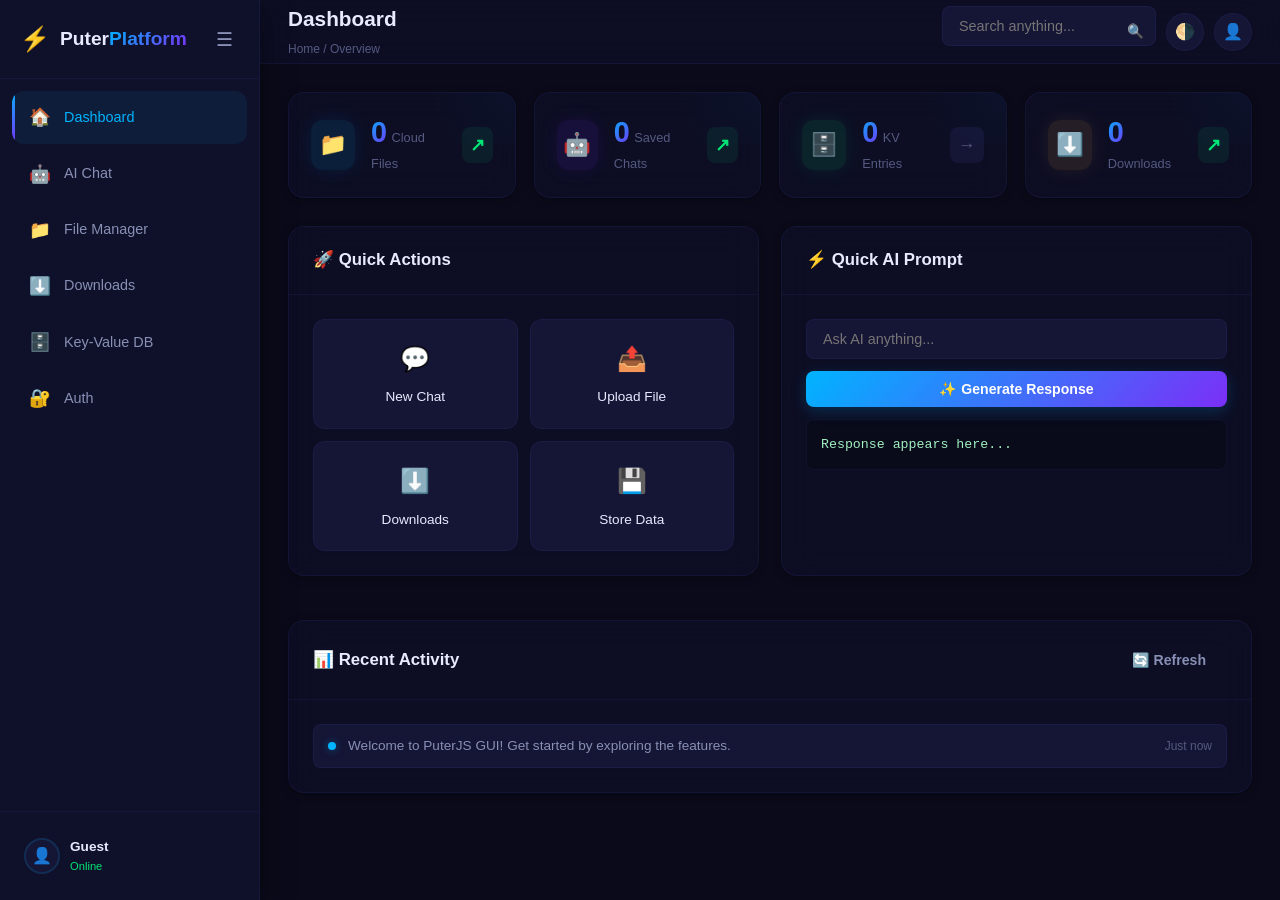
<file: index.html>
<!DOCTYPE html>
<html lang="en" data-theme="dark">
<head>
    <meta charset="UTF-8">
    <meta name="viewport" content="width=device-width, initial-scale=1.0">
    <title>PuterJS GUI — Dashboard</title>
    <script src="https://js.puter.com/v2/"></script>
    <link rel="stylesheet" href="css/main.css">
    <link rel="stylesheet" href="css/components.css">
</head>
<body>
    <!-- SIDEBAR -->
    <aside class="sidebar" id="sidebar">
        <div class="sidebar-header">
            <div class="logo">
                <span class="logo-icon">⚡</span>
                <span class="logo-text">Puter<span class="accent">Platform</span></span>
            </div>
            <button class="sidebar-toggle" onclick="toggleSidebar()">☰</button>
        </div>
        <nav class="sidebar-nav">
            <a href="index.html" class="nav-item active">
                <span class="nav-icon">🏠</span>
                <span class="nav-label">Dashboard</span>
            </a>
            <a href="chat.html" class="nav-item">
                <span class="nav-icon">🤖</span>
                <span class="nav-label">AI Chat</span>
            </a>
            <a href="files.html" class="nav-item">
                <span class="nav-icon">📁</span>
                <span class="nav-label">File Manager</span>
            </a>
            <a href="downloads.html" class="nav-item">
                <span class="nav-icon">⬇️</span>
                <span class="nav-label">Downloads</span>
            </a>
            <a href="kv.html" class="nav-item">
                <span class="nav-icon">🗄️</span>
                <span class="nav-label">Key-Value DB</span>
            </a>
            <a href="auth.html" class="nav-item">
                <span class="nav-icon">🔐</span>
                <span class="nav-label">Auth</span>
            </a>
        </nav>
        <div class="sidebar-footer">
            <div class="user-badge" id="user-badge">
                <div class="user-avatar">👤</div>
                <div class="user-info">
                    <span class="user-name" id="sidebar-username">Guest</span>
                    <span class="user-status">Online</span>
                </div>
            </div>
        </div>
    </aside>

    <!-- MAIN CONTENT -->
    <main class="main-content">
        <!-- TOP BAR -->
        <header class="topbar">
            <div class="topbar-left">
                <button class="mobile-menu" onclick="toggleSidebar()">☰</button>
                <div class="page-title">
                    <h1>Dashboard</h1>
                    <span class="breadcrumb">Home / Overview</span>
                </div>
            </div>
            <div class="topbar-right">
                <div class="search-bar">
                    <input type="text" placeholder="Search anything..." id="global-search">
                    <span class="search-icon">🔍</span>
                </div>
                <button class="topbar-btn" onclick="toggleTheme()" title="Toggle Theme">🌗</button>
                <button class="topbar-btn" onclick="location.href='auth.html'" title="Profile">👤</button>
            </div>
        </header>

        <!-- DASHBOARD CONTENT -->
        <div class="content-area">
            <!-- HERO STATS -->
            <div class="stats-row">
                <div class="stat-card glass">
                    <div class="stat-icon glow-blue">📁</div>
                    <div class="stat-info">
                        <span class="stat-value" id="stat-files">—</span>
                        <span class="stat-label">Cloud Files</span>
                    </div>
                    <div class="stat-trend up">↗</div>
                </div>
                <div class="stat-card glass">
                    <div class="stat-icon glow-purple">🤖</div>
                    <div class="stat-info">
                        <span class="stat-value" id="stat-chats">—</span>
                        <span class="stat-label">Saved Chats</span>
                    </div>
                    <div class="stat-trend up">↗</div>
                </div>
                <div class="stat-card glass">
                    <div class="stat-icon glow-green">🗄️</div>
                    <div class="stat-info">
                        <span class="stat-value" id="stat-kv">—</span>
                        <span class="stat-label">KV Entries</span>
                    </div>
                    <div class="stat-trend neutral">→</div>
                </div>
                <div class="stat-card glass">
                    <div class="stat-icon glow-orange">⬇️</div>
                    <div class="stat-info">
                        <span class="stat-value" id="stat-downloads">—</span>
                        <span class="stat-label">Downloads</span>
                    </div>
                    <div class="stat-trend up">↗</div>
                </div>
            </div>

            <!-- QUICK ACTIONS -->
            <div class="grid-2">
                <div class="card glass">
                    <div class="card-header">
                        <h2>🚀 Quick Actions</h2>
                    </div>
                    <div class="card-body">
                        <div class="quick-grid">
                            <a href="chat.html" class="quick-action-btn">
                                <span class="qa-icon">💬</span>
                                <span>New Chat</span>
                            </a>
                            <a href="files.html" class="quick-action-btn">
                                <span class="qa-icon">📤</span>
                                <span>Upload File</span>
                            </a>
                            <a href="downloads.html" class="quick-action-btn">
                                <span class="qa-icon">⬇️</span>
                                <span>Downloads</span>
                            </a>
                            <a href="kv.html" class="quick-action-btn">
                                <span class="qa-icon">💾</span>
                                <span>Store Data</span>
                            </a>
                        </div>
                    </div>
                </div>

                <div class="card glass">
                    <div class="card-header">
                        <h2>⚡ Quick AI Prompt</h2>
                    </div>
                    <div class="card-body">
                        <input type="text" class="input" id="quick-prompt" placeholder="Ask AI anything...">
                        <button class="btn btn-primary btn-full" onclick="quickAI()">
                            <span class="btn-glow"></span>
                            ✨ Generate Response
                        </button>
                        <div class="output-box" id="quick-output">Response appears here...</div>
                    </div>
                </div>
            </div>

            <!-- RECENT ACTIVITY -->
            <div class="card glass">
                <div class="card-header">
                    <h2>📊 Recent Activity</h2>
                    <button class="btn btn-ghost" onclick="loadDashboard()">🔄 Refresh</button>
                </div>
                <div class="card-body">
                    <div class="activity-list" id="activity-list">
                        <div class="activity-item">
                            <div class="activity-dot"></div>
                            <span class="activity-text">Welcome to PuterJS GUI! Get started by exploring the features.</span>
                            <span class="activity-time">Just now</span>
                        </div>
                    </div>
                </div>
            </div>
        </div>
    </main>

    <!-- TOAST CONTAINER -->
    <div id="toast-container"></div>

    <!-- MODAL BACKDROP -->
    <div class="modal-backdrop" id="modal-backdrop" onclick="closeModal()"></div>
    <div class="modal" id="modal"></div>

    <script src="js/utils.js"></script>
    <script src="js/app.js"></script>
</body>
</html>
</file>
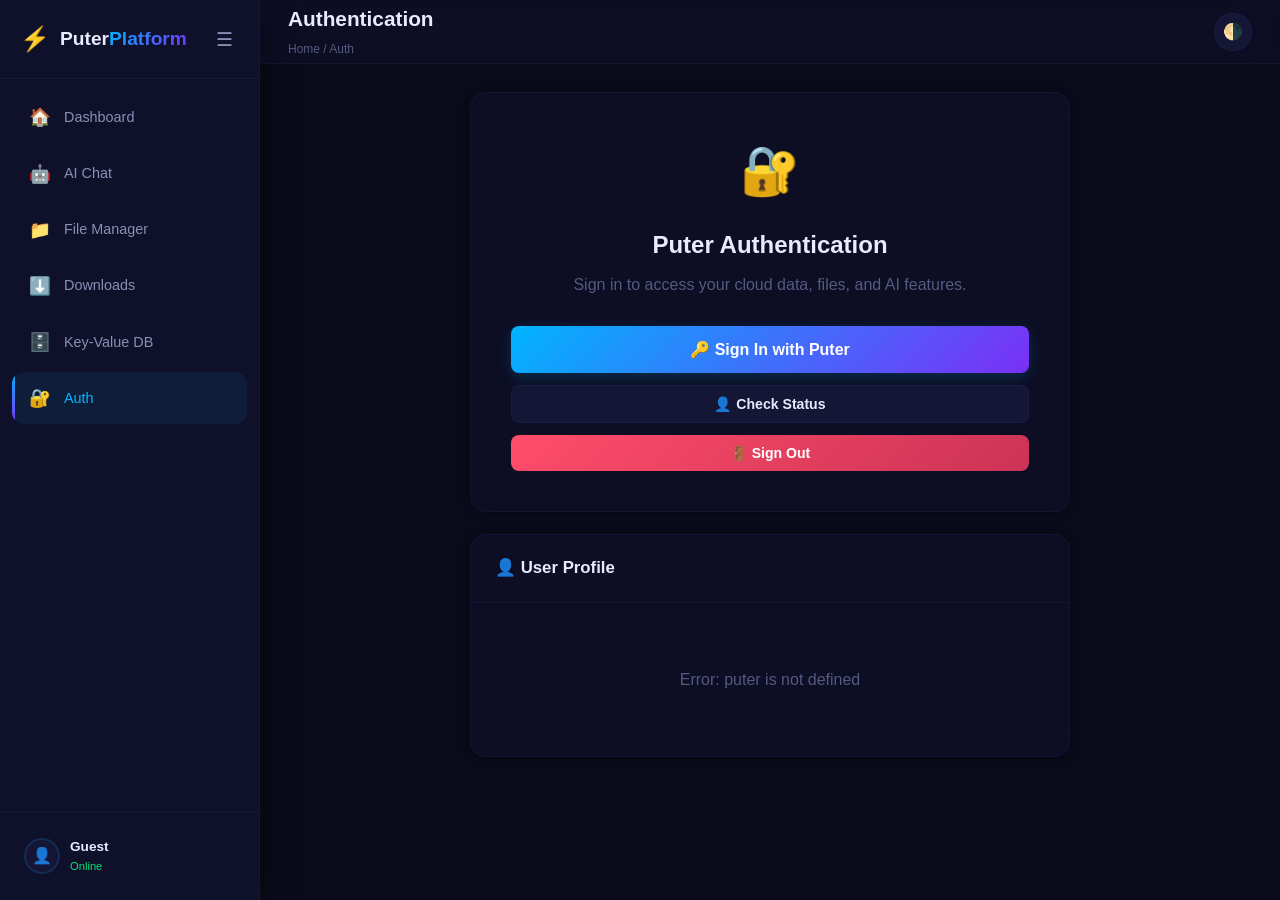
<file: auth.html>
<!DOCTYPE html>
<html lang="en" data-theme="dark">
<head>
    <meta charset="UTF-8">
    <meta name="viewport" content="width=device-width, initial-scale=1.0">
    <title>PuterJS GUI — Auth</title>
    <script src="https://js.puter.com/v2/"></script>
    <link rel="stylesheet" href="css/main.css">
    <link rel="stylesheet" href="css/components.css">
</head>
<body>
    <aside class="sidebar" id="sidebar">
        <div class="sidebar-header">
            <div class="logo"><span class="logo-icon">⚡</span><span class="logo-text">Puter<span class="accent">Platform</span></span></div>
            <button class="sidebar-toggle" onclick="toggleSidebar()">☰</button>
        </div>
        <nav class="sidebar-nav">
            <a href="index.html" class="nav-item"><span class="nav-icon">🏠</span><span class="nav-label">Dashboard</span></a>
            <a href="chat.html" class="nav-item"><span class="nav-icon">🤖</span><span class="nav-label">AI Chat</span></a>
            <a href="files.html" class="nav-item"><span class="nav-icon">📁</span><span class="nav-label">File Manager</span></a>
            <a href="downloads.html" class="nav-item"><span class="nav-icon">⬇️</span><span class="nav-label">Downloads</span></a>
            <a href="kv.html" class="nav-item"><span class="nav-icon">🗄️</span><span class="nav-label">Key-Value DB</span></a>
            <a href="auth.html" class="nav-item active"><span class="nav-icon">🔐</span><span class="nav-label">Auth</span></a>
        </nav>
        <div class="sidebar-footer">
            <div class="user-badge"><div class="user-avatar">👤</div><div class="user-info"><span class="user-name" id="sidebar-username">Guest</span><span class="user-status">Online</span></div></div>
        </div>
    </aside>

    <main class="main-content">
        <header class="topbar">
            <div class="topbar-left">
                <button class="mobile-menu" onclick="toggleSidebar()">☰</button>
                <div class="page-title"><h1>Authentication</h1><span class="breadcrumb">Home / Auth</span></div>
            </div>
            <div class="topbar-right"><button class="topbar-btn" onclick="toggleTheme()">🌗</button></div>
        </header>

        <div class="content-area">
            <div class="auth-container">
                <div class="card glass auth-card">
                    <div class="auth-icon">🔐</div>
                    <h2>Puter Authentication</h2>
                    <p class="text-muted">Sign in to access your cloud data, files, and AI features.</p>
                    
                    <div class="auth-buttons">
                        <button class="btn btn-primary btn-full btn-lg" onclick="signIn()">
                            <span class="btn-glow"></span>
                            🔑 Sign In with Puter
                        </button>
                        <button class="btn btn-secondary btn-full" onclick="checkAuth()">
                            👤 Check Status
                        </button>
                        <button class="btn btn-danger btn-full" onclick="signOut()">
                            🚪 Sign Out
                        </button>
                    </div>
                </div>

                <div class="card glass">
                    <div class="card-header"><h2>👤 User Profile</h2></div>
                    <div class="card-body">
                        <div class="profile-grid" id="profile-grid">
                            <div class="profile-placeholder">
                                <div class="profile-avatar-lg">👤</div>
                                <p class="text-muted">Sign in to see your profile</p>
                            </div>
                        </div>
                    </div>
                </div>
            </div>
        </div>
    </main>

    <div id="toast-container"></div>

    <script src="js/utils.js"></script>
    <script src="js/auth.js"></script>
</body>
</html>
</file>
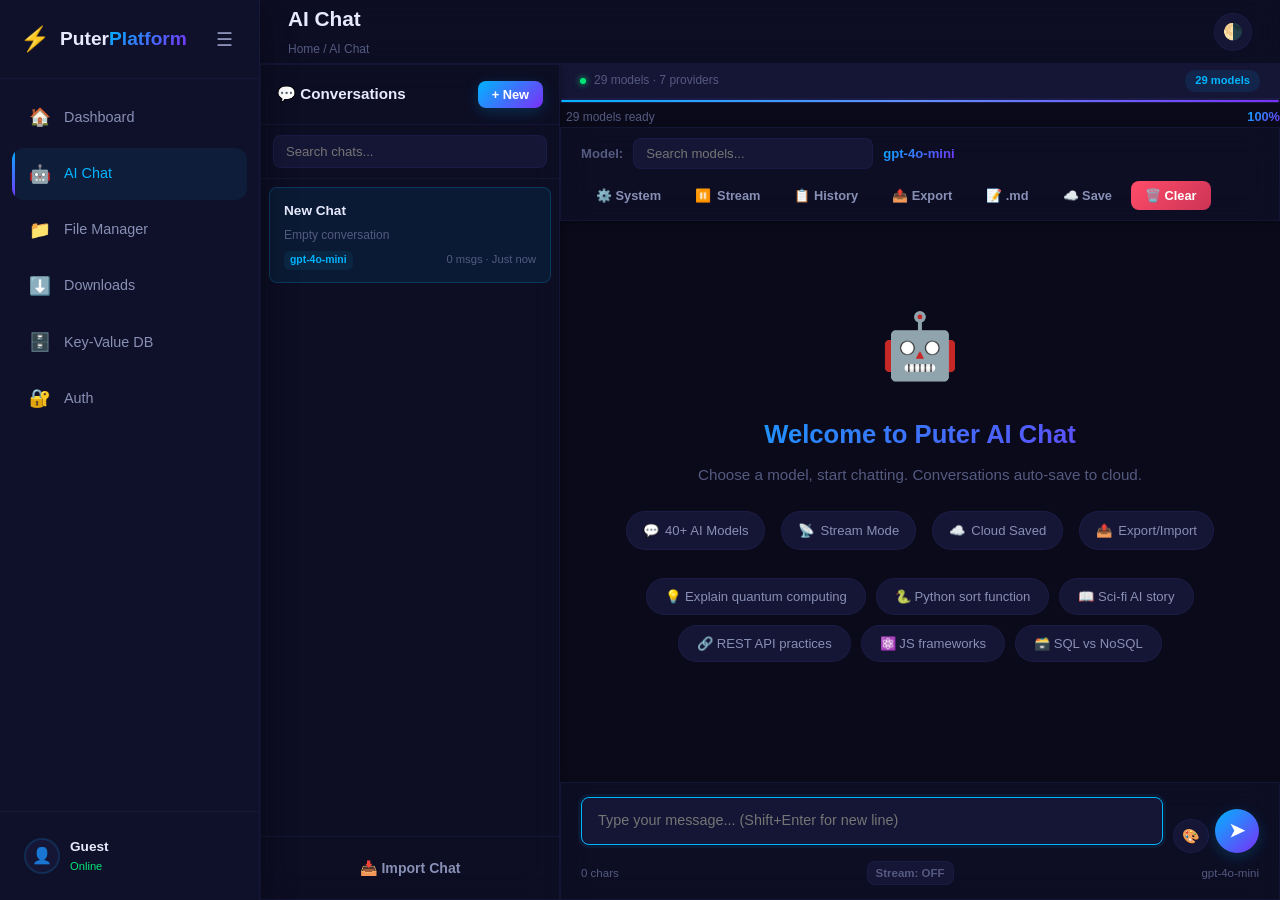
<file: chat.html>
<!DOCTYPE html>
<html lang="en" data-theme="dark">
<head>
    <meta charset="UTF-8">
    <meta name="viewport" content="width=device-width, initial-scale=1.0">
    <title>Puter Platform — AI Chat</title>
    <script src="https://js.puter.com/v2/"></script>
    <link rel="stylesheet" href="css/main.css">
    <link rel="stylesheet" href="css/components.css">
    <link rel="stylesheet" href="css/chat.css">
    <link rel="stylesheet" href="assets/loader.css">
</head>
<body>
    <!-- SIDEBAR -->
    <aside class="sidebar" id="sidebar">
        <div class="sidebar-header">
            <div class="logo">
                <span class="logo-icon">⚡</span>
                <span class="logo-text">Puter<span class="accent">Platform</span></span>
            </div>
            <button class="sidebar-toggle" onclick="toggleSidebar()">☰</button>
        </div>
        <nav class="sidebar-nav">
            <a href="index.html" class="nav-item">
                <span class="nav-icon">🏠</span><span class="nav-label">Dashboard</span>
            </a>
            <a href="chat.html" class="nav-item active">
                <span class="nav-icon">🤖</span><span class="nav-label">AI Chat</span>
            </a>
            <a href="files.html" class="nav-item">
                <span class="nav-icon">📁</span><span class="nav-label">File Manager</span>
            </a>
            <a href="downloads.html" class="nav-item">
                <span class="nav-icon">⬇️</span><span class="nav-label">Downloads</span>
            </a>
            <a href="kv.html" class="nav-item">
                <span class="nav-icon">🗄️</span><span class="nav-label">Key-Value DB</span>
            </a>
            <a href="auth.html" class="nav-item">
                <span class="nav-icon">🔐</span><span class="nav-label">Auth</span>
            </a>
        </nav>
        <div class="sidebar-footer">
            <div class="user-badge" id="user-badge">
                <div class="user-avatar">👤</div>
                <div class="user-info">
                    <span class="user-name" id="sidebar-username">Guest</span>
                    <span class="user-status">Online</span>
                </div>
            </div>
        </div>
    </aside>

    <main class="main-content">
        <header class="topbar">
            <div class="topbar-left">
                <button class="mobile-menu" onclick="toggleSidebar()">☰</button>
                <div class="page-title">
                    <h1>AI Chat</h1>
                    <span class="breadcrumb">Home / AI Chat</span>
                </div>
            </div>
            <div class="topbar-right">
                <button class="topbar-btn" onclick="toggleTheme()">🌗</button>
            </div>
        </header>

        <div class="content-area chat-layout">
            <!-- CHAT SIDEBAR -->
            <div class="chat-sidebar glass" id="chat-sidebar">
                <div class="chat-sidebar-header">
                    <h3>💬 Conversations</h3>
                    <button class="btn btn-sm btn-primary" onclick="newConversation()">+ New</button>
                </div>
                <div class="chat-search">
                    <input type="text" placeholder="Search chats..." id="chat-search-input" oninput="filterChats()">
                </div>
                <div class="chat-list" id="chat-list">
                    <div class="chat-list-empty">No saved conversations yet.</div>
                </div>
                <div class="chat-sidebar-actions">
                    <button class="btn btn-ghost btn-full" onclick="importChat()">📥 Import Chat</button>
                    <input type="file" id="import-file" accept=".json" style="display:none" onchange="handleImport(event)">
                </div>
            </div>

            <!-- MAIN CHAT AREA -->
            <div class="chat-main">
                <!-- MODEL STATUS -->
                <div class="model-status-bar" id="model-status-bar">
                    <div class="model-status-dot loading" id="model-status-dot"></div>
                    <span id="model-status-text">Loading models...</span>
                    <span class="model-count-badge" id="model-count-badge">0 models</span>
                </div>

                <!-- MODEL LOADING PROGRESS (inline) -->
                <div id="model-load-progress"></div>

                <!-- MODEL SELECTOR -->
                <div class="model-bar glass">
                    <div class="model-selector">
                        <label>Model:</label>
                        <div class="model-dropdown-wrap">
                            <input type="text" class="model-search-input" id="model-search"
                                   placeholder="Search models..."
                                   onfocus="showModelDropdown()"
                                   oninput="filterModels()"
                                   autocomplete="off">
                            <div class="model-dropdown" id="model-dropdown">
                                <div style="padding:20px;text-align:center;color:var(--text-muted);">
                                    <div class="spinner" style="width:18px;height:18px;border-width:2px;margin:0 auto 8px;"></div>
                                    Loading models...
                                </div>
                            </div>
                        </div>
                        <span class="selected-model-badge" id="selected-model-badge">⏳ Loading...</span>
                    </div>
                    <div class="model-settings">
                        <button class="btn btn-ghost btn-sm" onclick="toggleSystemPrompt()" title="System Prompt">⚙️ System</button>
                        <button class="btn btn-ghost btn-sm" onclick="toggleStreamMode()" title="Toggle Streaming">
                            <span id="stream-indicator">⏸️</span> Stream
                        </button>
                        <button class="btn btn-ghost btn-sm" onclick="toggleChatSidebar()" title="Toggle History">📋 History</button>
                        <button class="btn btn-ghost btn-sm" onclick="exportCurrentChat()" title="Export JSON">📤 Export</button>
                        <button class="btn btn-ghost btn-sm" onclick="downloadChatMD()" title="Export Markdown">📝 .md</button>
                        <button class="btn btn-ghost btn-sm" onclick="saveToCloud()" title="Save to Cloud">☁️ Save</button>
                        <button class="btn btn-danger btn-sm" onclick="clearChat()" title="Clear">🗑️ Clear</button>
                    </div>
                </div>

                <!-- SYSTEM PROMPT -->
                <div class="system-prompt-bar glass" id="system-prompt-bar" style="display:none;">
                    <textarea id="system-prompt" placeholder="You are a helpful, creative, and knowledgeable AI assistant."></textarea>
                    <div class="system-prompt-actions">
                        <button class="btn btn-primary btn-sm" onclick="toggleSystemPrompt()">✓ Apply</button>
                        <button class="btn btn-ghost btn-sm" onclick="clearSystemPrompt()">✕ Clear</button>
                    </div>
                </div>

                <!-- CHAT MESSAGES -->
                <div class="chat-messages" id="chat-messages">
                    <div class="welcome-screen" id="welcome-screen">
                        <div class="welcome-icon">🤖</div>
                        <h2>Welcome to Puter AI Chat</h2>
                        <p>Choose a model, start chatting. Conversations auto-save to cloud.</p>
                        <div class="welcome-features">
                            <div class="welcome-feature"><span>💬</span> 40+ AI Models</div>
                            <div class="welcome-feature"><span>📡</span> Stream Mode</div>
                            <div class="welcome-feature"><span>☁️</span> Cloud Saved</div>
                            <div class="welcome-feature"><span>📤</span> Export/Import</div>
                        </div>
                        <div class="welcome-suggestions">
                            <button class="suggestion-chip" onclick="useSuggestion('Explain quantum computing in simple terms')">💡 Explain quantum computing</button>
                            <button class="suggestion-chip" onclick="useSuggestion('Write a Python function to sort a list efficiently')">🐍 Python sort function</button>
                            <button class="suggestion-chip" onclick="useSuggestion('Create a short sci-fi story about AI becoming sentient')">📖 Sci-fi AI story</button>
                            <button class="suggestion-chip" onclick="useSuggestion('What are the best practices for REST API design?')">🔗 REST API practices</button>
                            <button class="suggestion-chip" onclick="useSuggestion('Compare React, Vue, and Angular for web development')">⚛️ JS frameworks</button>
                            <button class="suggestion-chip" onclick="useSuggestion('Explain the difference between SQL and NoSQL databases')">🗃️ SQL vs NoSQL</button>
                        </div>
                    </div>
                </div>

                <!-- CHAT INPUT -->
                <div class="chat-input-area glass">
                    <div class="input-row">
                        <div class="input-wrapper">
                            <textarea id="chat-input"
                                      placeholder="Type your message... (Shift+Enter for new line)"
                                      rows="1"
                                      onkeydown="handleChatKey(event)"
                                      oninput="autoResize(this)"></textarea>
                        </div>
                        <div class="input-actions">
                            <button class="btn btn-icon" onclick="generateImage()" title="Generate Image">🎨</button>
                            <button class="btn btn-primary btn-send" onclick="sendMessage()" id="send-btn" title="Send">
                                <span class="send-icon">➤</span>
                            </button>
                            <button class="btn btn-danger btn-send" onclick="stopGeneration()" id="stop-btn" style="display:none;" title="Stop">
                                <span class="send-icon">■</span>
                            </button>
                        </div>
                    </div>
                    <div class="input-footer">
                        <span class="char-count" id="char-count">0 chars</span>
                        <span class="stream-badge" id="stream-badge">Stream: OFF</span>
                        <span class="model-indicator" id="model-indicator">gpt-4o-mini</span>
                    </div>
                </div>
            </div>
        </div>
    </main>

    <div id="toast-container"></div>
    <div class="modal-backdrop" id="modal-backdrop" onclick="closeModal()"></div>
    <div class="modal" id="modal"></div>

    <script src="js/utils.js"></script>
    <script src="assets/loader.js"></script>
    <script src="js/models.js"></script>
    <script src="js/chat.js"></script>
</body>
</html>
</file>
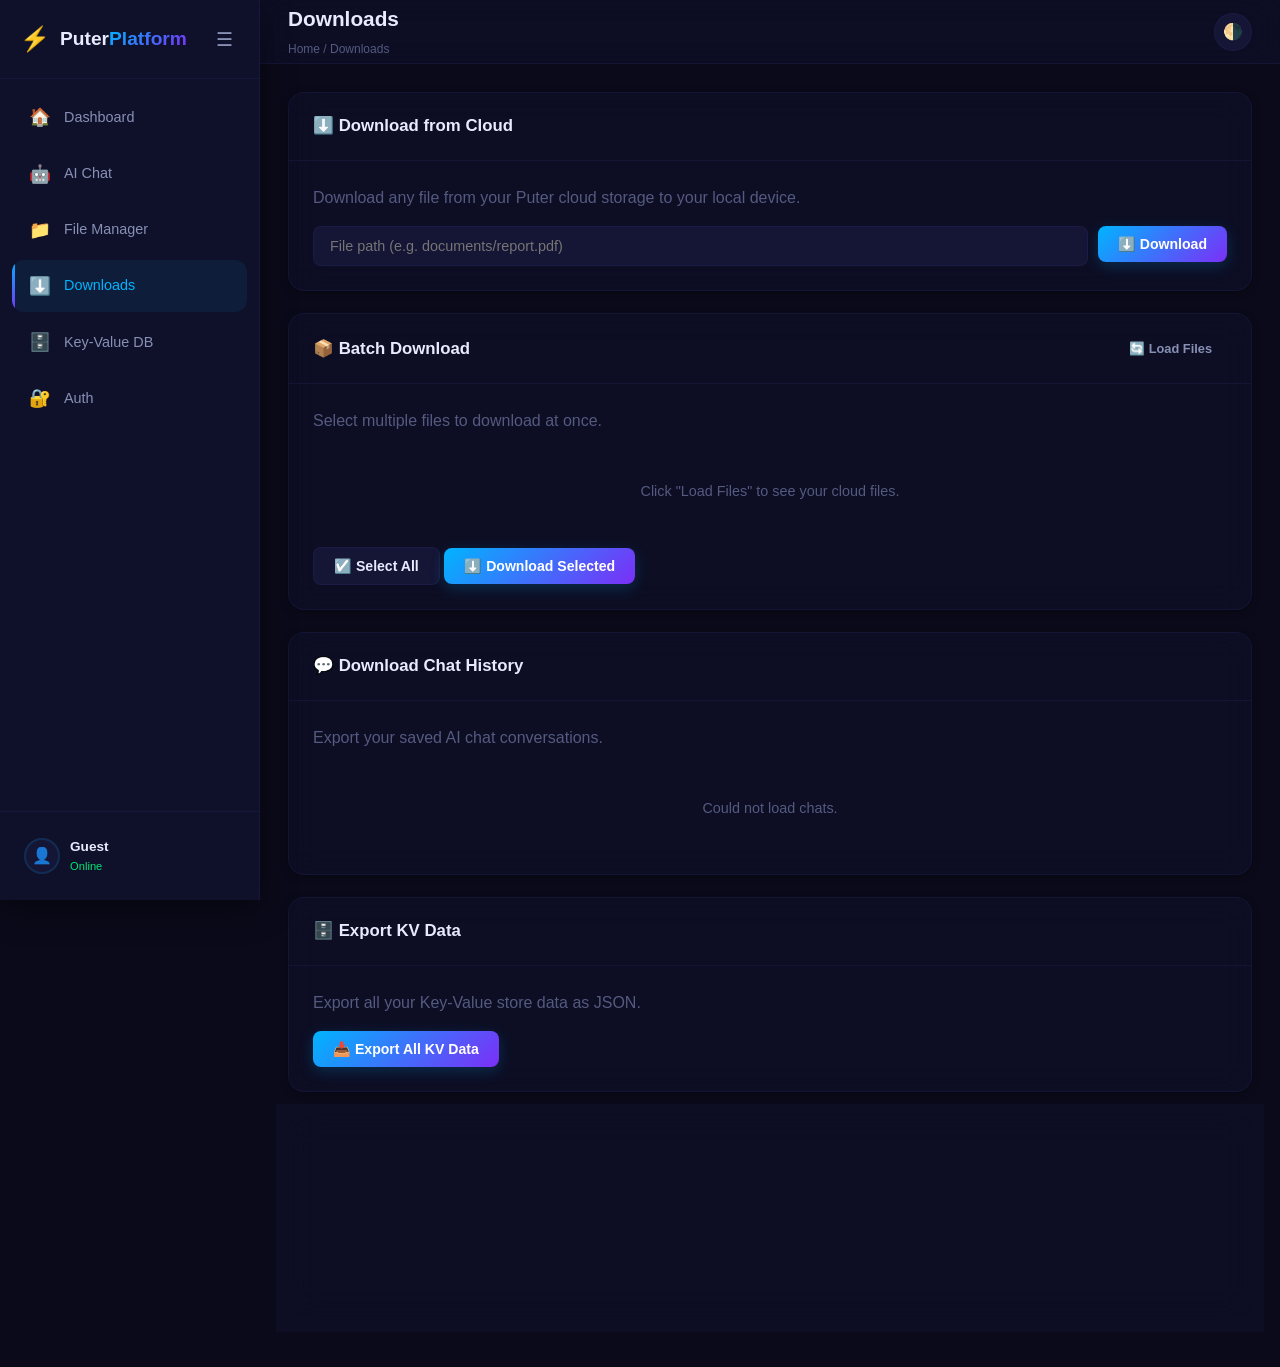
<file: downloads.html>
<!DOCTYPE html>
<html lang="en" data-theme="dark">
<head>
    <meta charset="UTF-8">
    <meta name="viewport" content="width=device-width, initial-scale=1.0">
    <title>PuterJS GUI — Downloads</title>
    <script src="https://js.puter.com/v2/"></script>
    <link rel="stylesheet" href="css/main.css">
    <link rel="stylesheet" href="css/components.css">
</head>
<body>
    <aside class="sidebar" id="sidebar">
        <div class="sidebar-header">
            <div class="logo"><span class="logo-icon">⚡</span><span class="logo-text">Puter<span class="accent">Platform</span></span></div>
            <button class="sidebar-toggle" onclick="toggleSidebar()">☰</button>
        </div>
        <nav class="sidebar-nav">
            <a href="index.html" class="nav-item"><span class="nav-icon">🏠</span><span class="nav-label">Dashboard</span></a>
            <a href="chat.html" class="nav-item"><span class="nav-icon">🤖</span><span class="nav-label">AI Chat</span></a>
            <a href="files.html" class="nav-item"><span class="nav-icon">📁</span><span class="nav-label">File Manager</span></a>
            <a href="downloads.html" class="nav-item active"><span class="nav-icon">⬇️</span><span class="nav-label">Downloads</span></a>
            <a href="kv.html" class="nav-item"><span class="nav-icon">🗄️</span><span class="nav-label">Key-Value DB</span></a>
            <a href="auth.html" class="nav-item"><span class="nav-icon">🔐</span><span class="nav-label">Auth</span></a>
        </nav>
        <div class="sidebar-footer">
            <div class="user-badge"><div class="user-avatar">👤</div><div class="user-info"><span class="user-name" id="sidebar-username">Guest</span><span class="user-status">Online</span></div></div>
        </div>
    </aside>

    <main class="main-content">
        <header class="topbar">
            <div class="topbar-left">
                <button class="mobile-menu" onclick="toggleSidebar()">☰</button>
                <div class="page-title"><h1>Downloads</h1><span class="breadcrumb">Home / Downloads</span></div>
            </div>
            <div class="topbar-right"><button class="topbar-btn" onclick="toggleTheme()">🌗</button></div>
        </header>

        <div class="content-area">
            <!-- DOWNLOAD FROM CLOUD -->
            <div class="card glass">
                <div class="card-header">
                    <h2>⬇️ Download from Cloud</h2>
                </div>
                <div class="card-body">
                    <p class="text-muted mb-16">Download any file from your Puter cloud storage to your local device.</p>
                    <div class="input-group">
                        <input type="text" class="input" id="download-path" placeholder="File path (e.g. documents/report.pdf)">
                        <button class="btn btn-primary" onclick="downloadFromCloud()">⬇️ Download</button>
                    </div>
                </div>
            </div>

            <!-- BATCH DOWNLOAD -->
            <div class="card glass">
                <div class="card-header">
                    <h2>📦 Batch Download</h2>
                    <button class="btn btn-ghost btn-sm" onclick="loadCloudFiles()">🔄 Load Files</button>
                </div>
                <div class="card-body">
                    <p class="text-muted mb-16">Select multiple files to download at once.</p>
                    <div class="batch-file-list" id="batch-file-list">
                        <div class="empty-state">Click "Load Files" to see your cloud files.</div>
                    </div>
                    <div class="batch-actions" style="margin-top:14px;">
                        <button class="btn btn-secondary" onclick="selectAllBatch()">☑️ Select All</button>
                        <button class="btn btn-primary" onclick="downloadSelected()">⬇️ Download Selected</button>
                    </div>
                </div>
            </div>

            <!-- DOWNLOAD CHAT HISTORY -->
            <div class="card glass">
                <div class="card-header">
                    <h2>💬 Download Chat History</h2>
                </div>
                <div class="card-body">
                    <p class="text-muted mb-16">Export your saved AI chat conversations.</p>
                    <div class="download-chat-list" id="download-chat-list">
                        <div class="empty-state">Loading saved chats...</div>
                    </div>
                </div>
            </div>

            <!-- DOWNLOAD KV DATA -->
            <div class="card glass">
                <div class="card-header">
                    <h2>🗄️ Export KV Data</h2>
                </div>
                <div class="card-body">
                    <p class="text-muted mb-16">Export all your Key-Value store data as JSON.</p>
                    <button class="btn btn-primary" onclick="downloadKVData()">📥 Export All KV Data</button>
                </div>
            </div>

            <!-- DOWNLOAD LOG -->
            <div class="card glass">
                <div class="card-header">
                    <h2>📋 Download History</h2>
                    <button class="btn btn-ghost btn-sm" onclick="clearDownloadHistory()">🗑️ Clear</button>
                </div>
                <div class="card-body">
                    <div class="download-history" id="download-history">
                        <div class="empty-state">No downloads yet.</div>
                    </div>
                </div>
            </div>
        </div>
    </main>

    <div id="toast-container"></div>
    <div class="modal-backdrop" id="modal-backdrop" onclick="closeModal()"></div>
    <div class="modal" id="modal"></div>

    <script src="js/utils.js"></script>
    <script src="js/downloads.js"></script>
</body>
</html>
</file>
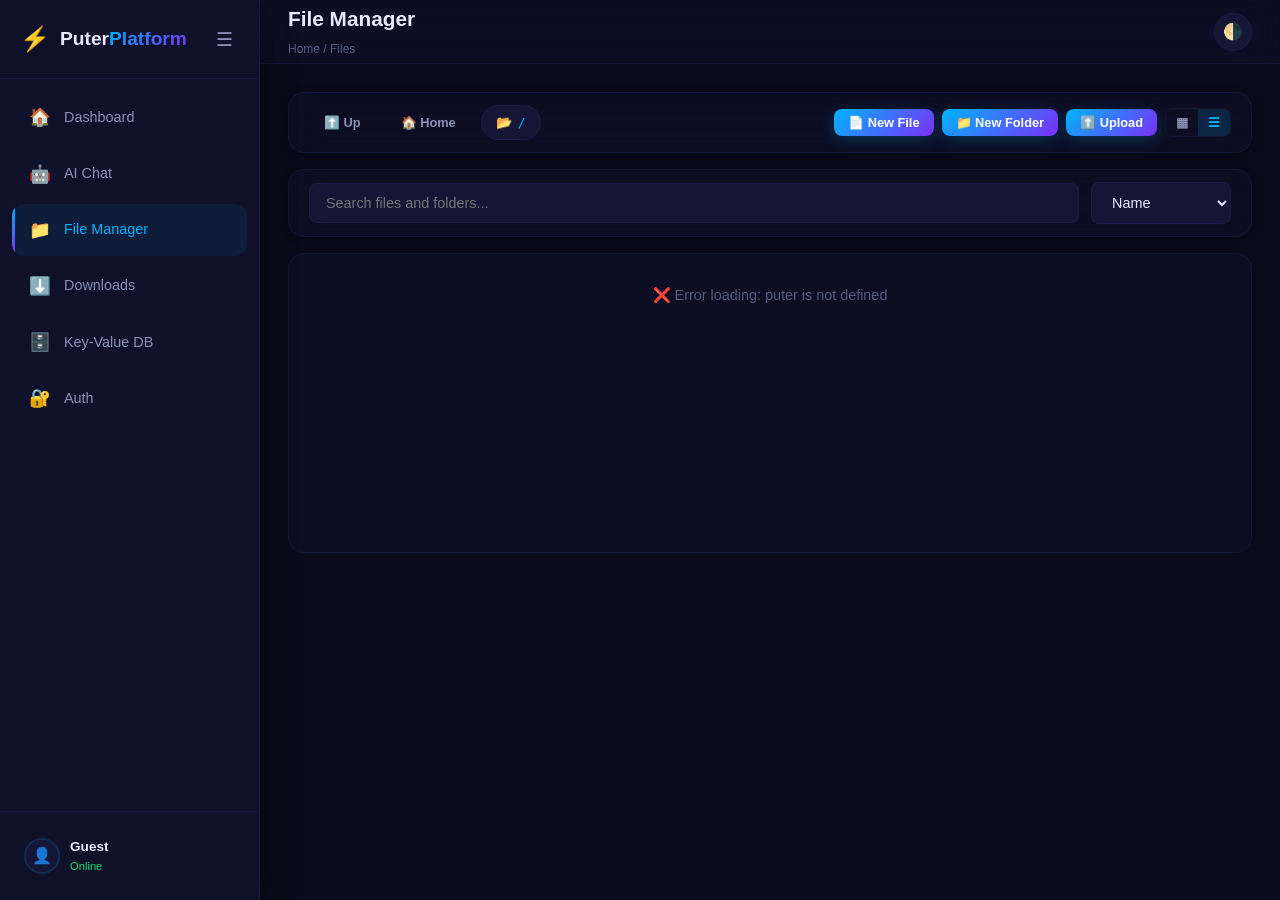
<file: files.html>
<!DOCTYPE html>
<html lang="en" data-theme="dark">
<head>
    <meta charset="UTF-8">
    <meta name="viewport" content="width=device-width, initial-scale=1.0">
    <title>PuterJS GUI — File Manager</title>
    <script src="https://js.puter.com/v2/"></script>
    <link rel="stylesheet" href="css/main.css">
    <link rel="stylesheet" href="css/components.css">
    <link rel="stylesheet" href="css/files.css">
</head>
<body>
    <aside class="sidebar" id="sidebar">
        <div class="sidebar-header">
            <div class="logo"><span class="logo-icon">⚡</span><span class="logo-text">Puter<span class="accent">Platform</span></span></div>
            <button class="sidebar-toggle" onclick="toggleSidebar()">☰</button>
        </div>
        <nav class="sidebar-nav">
            <a href="index.html" class="nav-item"><span class="nav-icon">🏠</span><span class="nav-label">Dashboard</span></a>
            <a href="chat.html" class="nav-item"><span class="nav-icon">🤖</span><span class="nav-label">AI Chat</span></a>
            <a href="files.html" class="nav-item active"><span class="nav-icon">📁</span><span class="nav-label">File Manager</span></a>
            <a href="downloads.html" class="nav-item"><span class="nav-icon">⬇️</span><span class="nav-label">Downloads</span></a>
            <a href="kv.html" class="nav-item"><span class="nav-icon">🗄️</span><span class="nav-label">Key-Value DB</span></a>
            <a href="auth.html" class="nav-item"><span class="nav-icon">🔐</span><span class="nav-label">Auth</span></a>
        </nav>
        <div class="sidebar-footer">
            <div class="user-badge"><div class="user-avatar">👤</div><div class="user-info"><span class="user-name" id="sidebar-username">Guest</span><span class="user-status">Online</span></div></div>
        </div>
    </aside>

    <main class="main-content">
        <header class="topbar">
            <div class="topbar-left">
                <button class="mobile-menu" onclick="toggleSidebar()">☰</button>
                <div class="page-title"><h1>File Manager</h1><span class="breadcrumb">Home / Files</span></div>
            </div>
            <div class="topbar-right">
                <button class="topbar-btn" onclick="toggleTheme()">🌗</button>
            </div>
        </header>

        <div class="content-area">
            <!-- FILE TOOLBAR -->
            <div class="file-toolbar glass">
                <div class="path-nav">
                    <button class="btn btn-ghost btn-sm" onclick="goUp()">⬆️ Up</button>
                    <button class="btn btn-ghost btn-sm" onclick="goHome()">🏠 Home</button>
                    <div class="path-display">
                        <span class="path-icon">📂</span>
                        <span id="current-path">/</span>
                    </div>
                </div>
                <div class="file-actions-bar">
                    <button class="btn btn-primary btn-sm" onclick="showNewFileModal()">📄 New File</button>
                    <button class="btn btn-primary btn-sm" onclick="showNewFolderModal()">📁 New Folder</button>
                    <button class="btn btn-primary btn-sm" onclick="triggerUpload()">⬆️ Upload</button>
                    <input type="file" id="file-upload-input" multiple style="display:none" onchange="handleUpload(event)">
                    <div class="view-toggle">
                        <button class="btn btn-ghost btn-sm" onclick="setView('grid')" id="view-grid">▦</button>
                        <button class="btn btn-ghost btn-sm active" onclick="setView('list')" id="view-list">☰</button>
                    </div>
                </div>
            </div>

            <!-- FILE SEARCH -->
            <div class="file-search glass">
                <input type="text" placeholder="Search files and folders..." id="file-search" oninput="filterFiles()">
                <select id="file-sort" onchange="sortFiles()">
                    <option value="name">Name</option>
                    <option value="size">Size</option>
                    <option value="date">Date</option>
                    <option value="type">Type</option>
                </select>
            </div>

            <!-- DRAG DROP ZONE -->
            <div class="drop-zone" id="drop-zone">
                <div class="drop-content">
                    <span class="drop-icon">📂</span>
                    <p>Drop files here to upload</p>
                </div>
            </div>

            <!-- FILE BROWSER -->
            <div class="file-browser" id="file-browser">
                <div class="file-loading">
                    <div class="spinner"></div>
                    <p>Loading files...</p>
                </div>
            </div>

            <!-- FILE EDITOR MODAL -->
            <div class="file-editor glass" id="file-editor" style="display:none;">
                <div class="editor-header">
                    <h3 id="editor-title">Editing: file.txt</h3>
                    <div class="editor-actions">
                        <button class="btn btn-primary btn-sm" onclick="saveEditorFile()">💾 Save</button>
                        <button class="btn btn-ghost btn-sm" onclick="downloadEditorFile()">⬇️ Download</button>
                        <button class="btn btn-ghost btn-sm" onclick="closeEditor()">✕ Close</button>
                    </div>
                </div>
                <textarea id="editor-content" class="editor-textarea"></textarea>
            </div>
        </div>
    </main>

    <div id="toast-container"></div>
    <div class="modal-backdrop" id="modal-backdrop" onclick="closeModal()"></div>
    <div class="modal" id="modal"></div>

    <script src="js/utils.js"></script>
    <script src="js/files.js"></script>
</body>
</html>
</file>
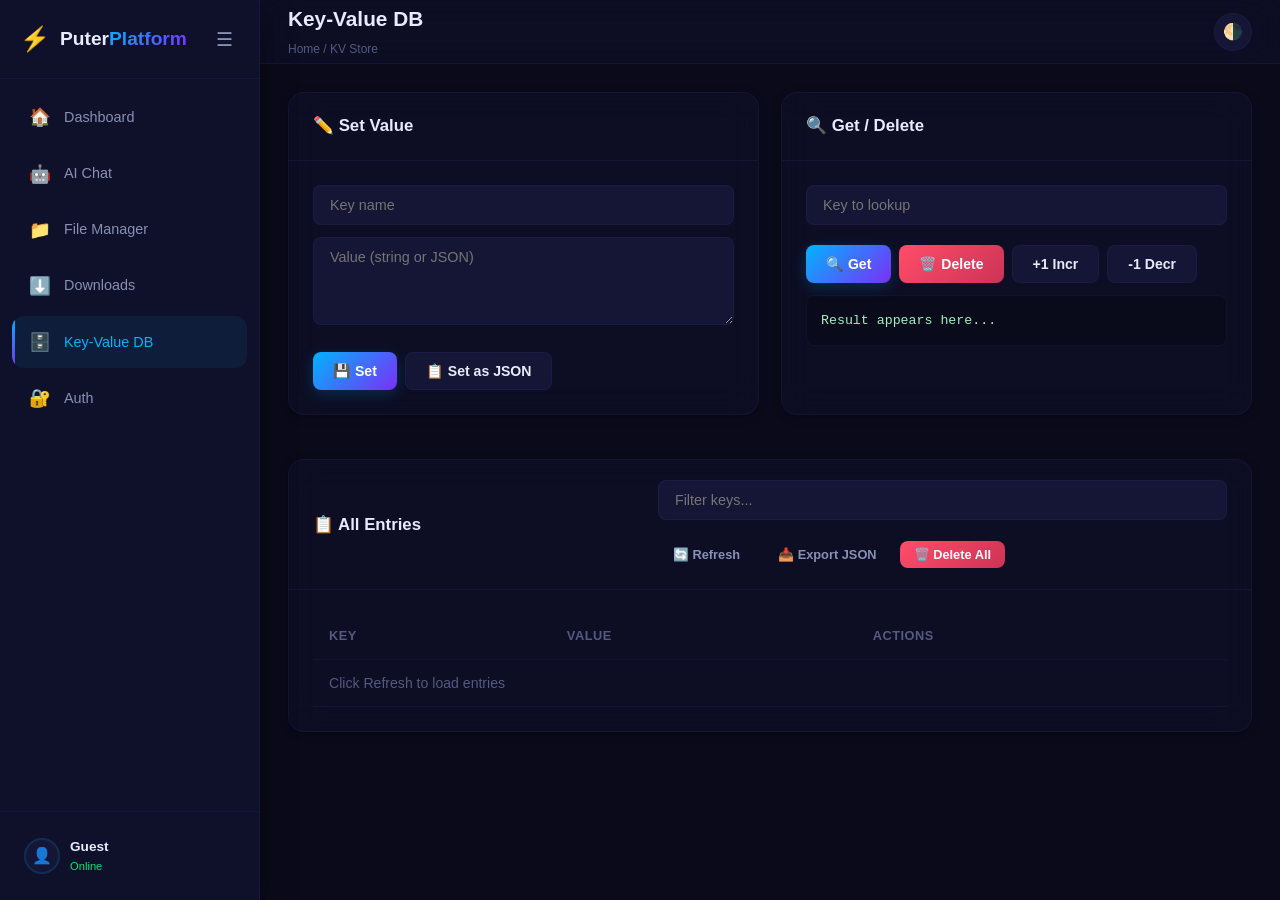
<file: kv.html>
<!DOCTYPE html>
<html lang="en" data-theme="dark">
<head>
    <meta charset="UTF-8">
    <meta name="viewport" content="width=device-width, initial-scale=1.0">
    <title>PuterJS GUI — Key-Value DB</title>
    <script src="https://js.puter.com/v2/"></script>
    <link rel="stylesheet" href="css/main.css">
    <link rel="stylesheet" href="css/components.css">
</head>
<body>
    <aside class="sidebar" id="sidebar">
        <div class="sidebar-header">
            <div class="logo"><span class="logo-icon">⚡</span><span class="logo-text">Puter<span class="accent">Platform</span></span></div>
            <button class="sidebar-toggle" onclick="toggleSidebar()">☰</button>
        </div>
        <nav class="sidebar-nav">
            <a href="index.html" class="nav-item"><span class="nav-icon">🏠</span><span class="nav-label">Dashboard</span></a>
            <a href="chat.html" class="nav-item"><span class="nav-icon">🤖</span><span class="nav-label">AI Chat</span></a>
            <a href="files.html" class="nav-item"><span class="nav-icon">📁</span><span class="nav-label">File Manager</span></a>
            <a href="downloads.html" class="nav-item"><span class="nav-icon">⬇️</span><span class="nav-label">Downloads</span></a>
            <a href="kv.html" class="nav-item active"><span class="nav-icon">🗄️</span><span class="nav-label">Key-Value DB</span></a>
            <a href="auth.html" class="nav-item"><span class="nav-icon">🔐</span><span class="nav-label">Auth</span></a>
        </nav>
        <div class="sidebar-footer">
            <div class="user-badge"><div class="user-avatar">👤</div><div class="user-info"><span class="user-name" id="sidebar-username">Guest</span><span class="user-status">Online</span></div></div>
        </div>
    </aside>

    <main class="main-content">
        <header class="topbar">
            <div class="topbar-left">
                <button class="mobile-menu" onclick="toggleSidebar()">☰</button>
                <div class="page-title"><h1>Key-Value DB</h1><span class="breadcrumb">Home / KV Store</span></div>
            </div>
            <div class="topbar-right"><button class="topbar-btn" onclick="toggleTheme()">🌗</button></div>
        </header>

        <div class="content-area">
            <div class="grid-2">
                <div class="card glass">
                    <div class="card-header"><h2>✏️ Set Value</h2></div>
                    <div class="card-body">
                        <input type="text" class="input" id="kv-key" placeholder="Key name">
                        <textarea class="input" id="kv-value" placeholder="Value (string or JSON)" rows="4"></textarea>
                        <div class="btn-group">
                            <button class="btn btn-primary" onclick="kvSet()">💾 Set</button>
                            <button class="btn btn-secondary" onclick="kvSetJSON()">📋 Set as JSON</button>
                        </div>
                    </div>
                </div>

                <div class="card glass">
                    <div class="card-header"><h2>🔍 Get / Delete</h2></div>
                    <div class="card-body">
                        <input type="text" class="input" id="kv-get-key" placeholder="Key to lookup">
                        <div class="btn-group">
                            <button class="btn btn-primary" onclick="kvGet()">🔍 Get</button>
                            <button class="btn btn-danger" onclick="kvDel()">🗑️ Delete</button>
                            <button class="btn btn-secondary" onclick="kvIncr()">+1 Incr</button>
                            <button class="btn btn-secondary" onclick="kvDecr()">-1 Decr</button>
                        </div>
                        <div class="output-box" id="kv-output">Result appears here...</div>
                    </div>
                </div>
            </div>

            <div class="card glass">
                <div class="card-header">
                    <h2>📋 All Entries</h2>
                    <div class="header-actions">
                        <input type="text" class="input-sm" id="kv-filter" placeholder="Filter keys..." oninput="filterKV()">
                        <button class="btn btn-ghost btn-sm" onclick="kvLoadAll()">🔄 Refresh</button>
                        <button class="btn btn-ghost btn-sm" onclick="kvExport()">📥 Export JSON</button>
                        <button class="btn btn-danger btn-sm" onclick="kvDeleteAll()">🗑️ Delete All</button>
                    </div>
                </div>
                <div class="card-body">
                    <div class="kv-table-wrap">
                        <table class="kv-table" id="kv-table">
                            <thead>
                                <tr><th>Key</th><th>Value</th><th>Actions</th></tr>
                            </thead>
                            <tbody id="kv-table-body">
                                <tr><td colspan="3" class="text-center text-muted">Click Refresh to load entries</td></tr>
                            </tbody>
                        </table>
                    </div>
                </div>
            </div>
        </div>
    </main>

    <div id="toast-container"></div>
    <div class="modal-backdrop" id="modal-backdrop" onclick="closeModal()"></div>
    <div class="modal" id="modal"></div>

    <script src="js/utils.js"></script>
    <script src="js/kv.js"></script>
</body>
</html>
</file>
<file: css/main.css>
/* ===========================
   PuterJS GUI — MAIN CSS
   =========================== */

:root {
    /* Dark Theme (default) */
    --bg-primary: #0a0a1a;
    --bg-secondary: #0f1029;
    --bg-tertiary: #151535;
    --bg-glass: rgba(15, 16, 41, 0.7);
    --bg-glass-hover: rgba(20, 22, 55, 0.85);
    --border-color: rgba(100, 120, 255, 0.08);
    --border-glow: rgba(0, 180, 255, 0.15);
    --text-primary: #e8eaff;
    --text-secondary: #8890b5;
    --text-muted: #555a80;
    --accent-primary: #00b4ff;
    --accent-secondary: #7b2ff7;
    --accent-gradient: linear-gradient(135deg, #00b4ff, #7b2ff7);
    --accent-gradient-hover: linear-gradient(135deg, #00c8ff, #9344ff);
    --danger: #ff4d6a;
    --success: #00e676;
    --warning: #ffab40;
    --shadow-sm: 0 2px 8px rgba(0, 0, 0, 0.3);
    --shadow-md: 0 8px 32px rgba(0, 0, 0, 0.4);
    --shadow-lg: 0 16px 64px rgba(0, 0, 0, 0.5);
    --shadow-glow: 0 0 30px rgba(0, 180, 255, 0.1);
    --radius-sm: 8px;
    --radius-md: 12px;
    --radius-lg: 16px;
    --radius-xl: 24px;
    --sidebar-width: 260px;
    --sidebar-collapsed: 72px;
    --topbar-height: 64px;
    --transition: all 0.3s cubic-bezier(0.4, 0, 0.2, 1);
}

[data-theme="light"] {
    --bg-primary: #f0f2f8;
    --bg-secondary: #ffffff;
    --bg-tertiary: #e8ecf4;
    --bg-glass: rgba(255, 255, 255, 0.75);
    --bg-glass-hover: rgba(255, 255, 255, 0.9);
    --border-color: rgba(0, 0, 0, 0.08);
    --border-glow: rgba(0, 140, 255, 0.12);
    --text-primary: #1a1d2e;
    --text-secondary: #5a6080;
    --text-muted: #9099b0;
    --shadow-sm: 0 2px 8px rgba(0, 0, 0, 0.06);
    --shadow-md: 0 8px 32px rgba(0, 0, 0, 0.08);
    --shadow-lg: 0 16px 64px rgba(0, 0, 0, 0.1);
    --shadow-glow: 0 0 30px rgba(0, 140, 255, 0.05);
}

/* RESET */
*, *::before, *::after {
    margin: 0;
    padding: 0;
    box-sizing: border-box;
}

html {
    scroll-behavior: smooth;
}

body {
    font-family: 'Inter', -apple-system, BlinkMacSystemFont, 'Segoe UI', sans-serif;
    background: var(--bg-primary);
    color: var(--text-primary);
    display: flex;
    min-height: 100vh;
    overflow-x: hidden;
    line-height: 1.6;
}

/* SCROLLBAR */
::-webkit-scrollbar { width: 6px; height: 6px; }
::-webkit-scrollbar-track { background: transparent; }
::-webkit-scrollbar-thumb { background: rgba(100, 120, 255, 0.15); border-radius: 10px; }
::-webkit-scrollbar-thumb:hover { background: rgba(100, 120, 255, 0.3); }

/* ========== SIDEBAR ========== */
.sidebar {
    width: var(--sidebar-width);
    min-height: 100vh;
    background: var(--bg-secondary);
    border-right: 1px solid var(--border-color);
    display: flex;
    flex-direction: column;
    position: fixed;
    left: 0;
    top: 0;
    z-index: 200;
    transition: var(--transition);
    box-shadow: var(--shadow-md);
}

.sidebar.collapsed {
    width: var(--sidebar-collapsed);
}

.sidebar.collapsed .logo-text,
.sidebar.collapsed .nav-label,
.sidebar.collapsed .user-info {
    display: none;
}

.sidebar-header {
    padding: 20px;
    display: flex;
    align-items: center;
    justify-content: space-between;
    border-bottom: 1px solid var(--border-color);
}

.logo {
    display: flex;
    align-items: center;
    gap: 10px;
}

.logo-icon {
    font-size: 1.5rem;
    animation: pulse-glow 3s ease-in-out infinite;
}

@keyframes pulse-glow {
    0%, 100% { filter: drop-shadow(0 0 4px rgba(0,180,255,0.3)); }
    50% { filter: drop-shadow(0 0 12px rgba(0,180,255,0.6)); }
}

.logo-text {
    font-size: 1.2rem;
    font-weight: 700;
    color: var(--text-primary);
}

.logo-text .accent {
    background: var(--accent-gradient);
    -webkit-background-clip: text;
    -webkit-text-fill-color: transparent;
}

.sidebar-toggle {
    background: none;
    border: none;
    color: var(--text-secondary);
    font-size: 1.2rem;
    cursor: pointer;
    padding: 6px;
    border-radius: var(--radius-sm);
    transition: var(--transition);
}

.sidebar-toggle:hover {
    background: var(--bg-tertiary);
    color: var(--text-primary);
}

.sidebar-nav {
    flex: 1;
    padding: 12px;
    display: flex;
    flex-direction: column;
    gap: 4px;
}

.nav-item {
    display: flex;
    align-items: center;
    gap: 12px;
    padding: 12px 16px;
    border-radius: var(--radius-md);
    color: var(--text-secondary);
    text-decoration: none;
    transition: var(--transition);
    position: relative;
    overflow: hidden;
}

.nav-item::before {
    content: '';
    position: absolute;
    left: 0;
    top: 0;
    bottom: 0;
    width: 3px;
    background: var(--accent-gradient);
    opacity: 0;
    transition: var(--transition);
    border-radius: 0 3px 3px 0;
}

.nav-item:hover {
    background: var(--bg-tertiary);
    color: var(--text-primary);
}

.nav-item.active {
    background: rgba(0, 180, 255, 0.08);
    color: var(--accent-primary);
}

.nav-item.active::before {
    opacity: 1;
}

.nav-icon {
    font-size: 1.1rem;
    width: 24px;
    text-align: center;
}

.nav-label {
    font-size: 0.9rem;
    font-weight: 500;
}

.sidebar-footer {
    padding: 16px;
    border-top: 1px solid var(--border-color);
}

.user-badge {
    display: flex;
    align-items: center;
    gap: 10px;
    padding: 8px;
    border-radius: var(--radius-md);
}

.user-avatar {
    width: 36px;
    height: 36px;
    border-radius: 50%;
    background: var(--bg-tertiary);
    display: flex;
    align-items: center;
    justify-content: center;
    font-size: 1rem;
    border: 2px solid var(--border-glow);
}

.user-name {
    font-size: 0.85rem;
    font-weight: 600;
    color: var(--text-primary);
    display: block;
}

.user-status {
    font-size: 0.7rem;
    color: var(--success);
    display: block;
}

/* ========== MAIN CONTENT ========== */
.main-content {
    flex: 1;
    margin-left: var(--sidebar-width);
    min-height: 100vh;
    transition: var(--transition);
    display: flex;
    flex-direction: column;
}

.sidebar.collapsed ~ .main-content {
    margin-left: var(--sidebar-collapsed);
}

/* ========== TOPBAR ========== */
.topbar {
    height: var(--topbar-height);
    background: var(--bg-glass);
    backdrop-filter: blur(20px);
    -webkit-backdrop-filter: blur(20px);
    border-bottom: 1px solid var(--border-color);
    display: flex;
    align-items: center;
    justify-content: space-between;
    padding: 0 28px;
    position: sticky;
    top: 0;
    z-index: 100;
}

.topbar-left {
    display: flex;
    align-items: center;
    gap: 16px;
}

.mobile-menu {
    display: none;
    background: none;
    border: none;
    color: var(--text-primary);
    font-size: 1.3rem;
    cursor: pointer;
}

.page-title h1 {
    font-size: 1.3rem;
    font-weight: 700;
}

.breadcrumb {
    font-size: 0.75rem;
    color: var(--text-muted);
}

.topbar-right {
    display: flex;
    align-items: center;
    gap: 10px;
}

.search-bar {
    position: relative;
}

.search-bar input {
    background: var(--bg-tertiary);
    border: 1px solid var(--border-color);
    color: var(--text-primary);
    padding: 8px 36px 8px 14px;
    border-radius: 20px;
    font-size: 0.85rem;
    width: 240px;
    outline: none;
    transition: var(--transition);
}

.search-bar input:focus {
    border-color: var(--accent-primary);
    box-shadow: 0 0 0 3px rgba(0, 180, 255, 0.1);
    width: 300px;
}

.search-icon {
    position: absolute;
    right: 12px;
    top: 50%;
    transform: translateY(-50%);
    font-size: 0.85rem;
}

.topbar-btn {
    background: var(--bg-tertiary);
    border: 1px solid var(--border-color);
    color: var(--text-primary);
    width: 38px;
    height: 38px;
    border-radius: 50%;
    cursor: pointer;
    display: flex;
    align-items: center;
    justify-content: center;
    font-size: 1rem;
    transition: var(--transition);
}

.topbar-btn:hover {
    border-color: var(--accent-primary);
    background: rgba(0, 180, 255, 0.1);
}

/* ========== CONTENT AREA ========== */
.content-area {
    padding: 28px;
    flex: 1;
}

/* ========== STATS ========== */
.stats-row {
    display: grid;
    grid-template-columns: repeat(4, 1fr);
    gap: 18px;
    margin-bottom: 28px;
}

.stat-card {
    padding: 22px;
    border-radius: var(--radius-lg);
    display: flex;
    align-items: center;
    gap: 16px;
    position: relative;
    overflow: hidden;
}

.stat-card::after {
    content: '';
    position: absolute;
    top: -50%;
    right: -50%;
    width: 100%;
    height: 100%;
    background: radial-gradient(circle, rgba(0,180,255,0.03) 0%, transparent 70%);
    pointer-events: none;
}

.stat-icon {
    width: 50px;
    height: 50px;
    border-radius: var(--radius-md);
    display: flex;
    align-items: center;
    justify-content: center;
    font-size: 1.4rem;
}

.glow-blue { background: rgba(0,180,255,0.1); box-shadow: 0 0 20px rgba(0,180,255,0.1); }
.glow-purple { background: rgba(123,47,247,0.1); box-shadow: 0 0 20px rgba(123,47,247,0.1); }
.glow-green { background: rgba(0,230,118,0.1); box-shadow: 0 0 20px rgba(0,230,118,0.1); }
.glow-orange { background: rgba(255,171,64,0.1); box-shadow: 0 0 20px rgba(255,171,64,0.1); }

.stat-value {
    font-size: 1.8rem;
    font-weight: 800;
    background: var(--accent-gradient);
    -webkit-background-clip: text;
    -webkit-text-fill-color: transparent;
    line-height: 1.2;
}

.stat-label {
    font-size: 0.8rem;
    color: var(--text-muted);
}

.stat-trend {
    margin-left: auto;
    font-size: 1.1rem;
    padding: 4px 8px;
    border-radius: 8px;
    font-weight: 700;
}

.stat-trend.up { color: var(--success); background: rgba(0,230,118,0.08); }
.stat-trend.neutral { color: var(--text-muted); background: var(--bg-tertiary); }

/* ========== GRID ========== */
.grid-2 {
    display: grid;
    grid-template-columns: 1fr 1fr;
    gap: 22px;
    margin-bottom: 22px;
}

.grid-3 {
    display: grid;
    grid-template-columns: repeat(3, 1fr);
    gap: 22px;
    margin-bottom: 22px;
}

/* ========== RESPONSIVE ========== */
@media (max-width: 1024px) {
    .stats-row { grid-template-columns: repeat(2, 1fr); }
    .grid-2, .grid-3 { grid-template-columns: 1fr; }
}

@media (max-width: 768px) {
    .sidebar {
        transform: translateX(-100%);
    }
    .sidebar.open {
        transform: translateX(0);
    }
    .main-content {
        margin-left: 0 !important;
    }
    .mobile-menu {
        display: block;
    }
    .search-bar input {
        width: 160px;
    }
    .search-bar input:focus {
        width: 200px;
    }
    .content-area {
        padding: 16px;
    }
    .stats-row {
        grid-template-columns: 1fr 1fr;
    }
}

@media (max-width: 480px) {
    .stats-row { grid-template-columns: 1fr; }
    .search-bar { display: none; }
}
</file>
<file: css/components.css>
/* ===========================
   COMPONENTS CSS
   =========================== */

/* ========== GLASS CARD ========== */
.glass {
    background: var(--bg-glass);
    backdrop-filter: blur(16px);
    -webkit-backdrop-filter: blur(16px);
    border: 1px solid var(--border-color);
    box-shadow: var(--shadow-sm);
}

.glass:hover {
    border-color: var(--border-glow);
    box-shadow: var(--shadow-glow);
}

.card {
    border-radius: var(--radius-lg);
    margin-bottom: 22px;
    transition: var(--transition);
    overflow: hidden;
}

.card-header {
    padding: 20px 24px;
    border-bottom: 1px solid var(--border-color);
    display: flex;
    align-items: center;
    justify-content: space-between;
    flex-wrap: wrap;
    gap: 10px;
}

.card-header h2 {
    font-size: 1.05rem;
    font-weight: 700;
    display: flex;
    align-items: center;
    gap: 8px;
}

.header-actions {
    display: flex;
    align-items: center;
    gap: 8px;
    flex-wrap: wrap;
}

.card-body {
    padding: 24px;
}

/* ========== BUTTONS ========== */
.btn {
    display: inline-flex;
    align-items: center;
    justify-content: center;
    gap: 6px;
    padding: 10px 20px;
    border: none;
    border-radius: var(--radius-sm);
    font-size: 0.88rem;
    font-weight: 600;
    cursor: pointer;
    transition: var(--transition);
    position: relative;
    overflow: hidden;
    text-decoration: none;
    white-space: nowrap;
}

.btn-primary {
    background: var(--accent-gradient);
    color: #fff;
    box-shadow: 0 4px 15px rgba(0, 180, 255, 0.2);
}

.btn-primary:hover {
    background: var(--accent-gradient-hover);
    box-shadow: 0 6px 25px rgba(0, 180, 255, 0.3);
    transform: translateY(-1px);
}

.btn-glow {
    position: absolute;
    top: -50%;
    left: -50%;
    width: 200%;
    height: 200%;
    background: radial-gradient(circle, rgba(255,255,255,0.1) 0%, transparent 60%);
    opacity: 0;
    transition: opacity 0.3s;
}

.btn-primary:hover .btn-glow { opacity: 1; }

.btn-secondary {
    background: var(--bg-tertiary);
    color: var(--text-primary);
    border: 1px solid var(--border-color);
}

.btn-secondary:hover {
    border-color: var(--accent-primary);
    background: rgba(0, 180, 255, 0.08);
}

.btn-danger {
    background: linear-gradient(135deg, var(--danger), #cc3355);
    color: #fff;
}

.btn-danger:hover {
    opacity: 0.9;
    transform: translateY(-1px);
}

.btn-ghost {
    background: transparent;
    color: var(--text-secondary);
    border: 1px solid transparent;
}

.btn-ghost:hover {
    background: var(--bg-tertiary);
    color: var(--text-primary);
    border-color: var(--border-color);
}

.btn-sm { padding: 6px 14px; font-size: 0.8rem; }
.btn-lg { padding: 14px 28px; font-size: 1rem; }
.btn-full { width: 100%; }
.btn-icon { padding: 8px; border-radius: 50%; background: var(--bg-tertiary); border: 1px solid var(--border-color); color: var(--text-primary); cursor: pointer; }
.btn-icon:hover { border-color: var(--accent-primary); }
.btn-group { display: flex; gap: 8px; flex-wrap: wrap; margin-top: 8px; }

/* ========== INPUTS ========== */
.input, input[type="text"], input[type="password"], textarea, select {
    width: 100%;
    padding: 11px 16px;
    background: var(--bg-tertiary);
    border: 1px solid var(--border-color);
    border-radius: var(--radius-sm);
    color: var(--text-primary);
    font-size: 0.9rem;
    font-family: inherit;
    outline: none;
    transition: var(--transition);
    margin-bottom: 12px;
}

.input:focus, input[type="text"]:focus, textarea:focus, select:focus {
    border-color: var(--accent-primary);
    box-shadow: 0 0 0 3px rgba(0, 180, 255, 0.08);
}

.input-sm {
    padding: 6px 12px;
    font-size: 0.8rem;
    margin-bottom: 0;
    width: auto;
    min-width: 160px;
    background: var(--bg-tertiary);
    border: 1px solid var(--border-color);
    border-radius: var(--radius-sm);
    color: var(--text-primary);
    outline: none;
}

textarea {
    resize: vertical;
    min-height: 80px;
}

select option {
    background: var(--bg-secondary);
    color: var(--text-primary);
}

.input-group {
    display: flex;
    gap: 10px;
    align-items: flex-start;
}

.input-group .input,
.input-group input[type="text"] {
    margin-bottom: 0;
    flex: 1;
}

/* ========== OUTPUT BOX ========== */
.output-box {
    background: rgba(0, 0, 0, 0.25);
    border: 1px solid var(--border-color);
    border-radius: var(--radius-sm);
    padding: 14px;
    font-family: 'JetBrains Mono', 'Fira Code', 'Courier New', monospace;
    font-size: 0.83rem;
    color: #a0f0c0;
    min-height: 50px;
    max-height: 250px;
    overflow-y: auto;
    white-space: pre-wrap;
    word-break: break-word;
    margin-top: 12px;
    line-height: 1.6;
}

/* ========== TOAST ========== */
#toast-container {
    position: fixed;
    bottom: 24px;
    right: 24px;
    z-index: 9999;
    display: flex;
    flex-direction: column;
    gap: 8px;
}

.toast {
    padding: 12px 22px;
    border-radius: var(--radius-md);
    font-size: 0.88rem;
    font-weight: 500;
    backdrop-filter: blur(16px);
    animation: toastIn 0.4s ease, toastOut 0.4s ease forwards;
    display: flex;
    align-items: center;
    gap: 8px;
    box-shadow: var(--shadow-md);
    max-width: 380px;
}

.toast-success { background: rgba(0, 230, 118, 0.15); border: 1px solid rgba(0, 230, 118, 0.3); color: var(--success); }
.toast-error { background: rgba(255, 77, 106, 0.15); border: 1px solid rgba(255, 77, 106, 0.3); color: var(--danger); }
.toast-info { background: rgba(0, 180, 255, 0.15); border: 1px solid rgba(0, 180, 255, 0.3); color: var(--accent-primary); }

@keyframes toastIn { from { transform: translateX(100%); opacity: 0; } to { transform: translateX(0); opacity: 1; } }
@keyframes toastOut { 0%, 80% { transform: translateX(0); opacity: 1; } 100% { transform: translateX(100%); opacity: 0; } }

/* ========== MODAL ========== */
.modal-backdrop {
    position: fixed;
    inset: 0;
    background: rgba(0, 0, 0, 0.6);
    backdrop-filter: blur(4px);
    z-index: 500;
    display: none;
    animation: fadeIn 0.2s;
}

.modal-backdrop.active { display: block; }

.modal {
    position: fixed;
    top: 50%;
    left: 50%;
    transform: translate(-50%, -50%);
    background: var(--bg-secondary);
    border: 1px solid var(--border-color);
    border-radius: var(--radius-xl);
    padding: 32px;
    z-index: 501;
    min-width: 400px;
    max-width: 90vw;
    max-height: 80vh;
    overflow-y: auto;
    display: none;
    box-shadow: var(--shadow-lg);
    animation: modalIn 0.3s ease;
}

.modal.active { display: block; }

@keyframes fadeIn { from { opacity: 0; } to { opacity: 1; } }
@keyframes modalIn { from { transform: translate(-50%, -50%) scale(0.95); opacity: 0; } to { transform: translate(-50%, -50%) scale(1); opacity: 1; } }

/* ========== QUICK ACTIONS ========== */
.quick-grid {
    display: grid;
    grid-template-columns: repeat(2, 1fr);
    gap: 12px;
}

.quick-action-btn {
    display: flex;
    flex-direction: column;
    align-items: center;
    gap: 8px;
    padding: 20px;
    border-radius: var(--radius-md);
    background: var(--bg-tertiary);
    border: 1px solid var(--border-color);
    color: var(--text-primary);
    text-decoration: none;
    transition: var(--transition);
    font-size: 0.85rem;
    font-weight: 500;
}

.quick-action-btn:hover {
    border-color: var(--accent-primary);
    background: rgba(0, 180, 255, 0.06);
    transform: translateY(-2px);
    box-shadow: var(--shadow-glow);
}

.qa-icon {
    font-size: 1.5rem;
}

/* ========== ACTIVITY ========== */
.activity-list {
    display: flex;
    flex-direction: column;
    gap: 12px;
}

.activity-item {
    display: flex;
    align-items: center;
    gap: 12px;
    padding: 10px 14px;
    border-radius: var(--radius-sm);
    background: var(--bg-tertiary);
    border: 1px solid var(--border-color);
}

.activity-dot {
    width: 8px;
    height: 8px;
    border-radius: 50%;
    background: var(--accent-primary);
    flex-shrink: 0;
    box-shadow: 0 0 8px rgba(0, 180, 255, 0.4);
}

.activity-text {
    flex: 1;
    font-size: 0.85rem;
    color: var(--text-secondary);
}

.activity-time {
    font-size: 0.75rem;
    color: var(--text-muted);
    white-space: nowrap;
}

/* ========== TABLES ========== */
.kv-table-wrap {
    overflow-x: auto;
}

.kv-table {
    width: 100%;
    border-collapse: collapse;
}

.kv-table th, .kv-table td {
    padding: 12px 16px;
    text-align: left;
    border-bottom: 1px solid var(--border-color);
    font-size: 0.88rem;
}

.kv-table th {
    font-weight: 700;
    color: var(--text-muted);
    font-size: 0.8rem;
    text-transform: uppercase;
    letter-spacing: 0.5px;
}

.kv-table tr:hover td {
    background: var(--bg-tertiary);
}

/* ========== AUTH ========== */
.auth-container {
    max-width: 600px;
    margin: 0 auto;
}

.auth-card {
    text-align: center;
    padding: 40px;
}

.auth-icon {
    font-size: 3rem;
    margin-bottom: 16px;
}

.auth-card h2 {
    margin-bottom: 8px;
    font-size: 1.5rem;
}

.auth-buttons {
    margin-top: 28px;
    display: flex;
    flex-direction: column;
    gap: 12px;
}

.profile-grid {
    display: flex;
    flex-direction: column;
    gap: 12px;
}

.profile-placeholder {
    text-align: center;
    padding: 40px;
}

.profile-avatar-lg {
    font-size: 4rem;
    margin-bottom: 12px;
}

.profile-row {
    display: flex;
    justify-content: space-between;
    padding: 12px 16px;
    border-radius: var(--radius-sm);
    background: var(--bg-tertiary);
    border: 1px solid var(--border-color);
}

.profile-row .label {
    color: var(--text-muted);
    font-size: 0.85rem;
    font-weight: 600;
}

.profile-row .value {
    color: var(--text-primary);
    font-size: 0.85rem;
    font-weight: 500;
}

/* ========== BATCH / DOWNLOAD ========== */
.batch-file-list {
    max-height: 300px;
    overflow-y: auto;
    display: flex;
    flex-direction: column;
    gap: 6px;
}

.batch-item {
    display: flex;
    align-items: center;
    gap: 10px;
    padding: 10px 14px;
    border-radius: var(--radius-sm);
    background: var(--bg-tertiary);
    border: 1px solid var(--border-color);
    cursor: pointer;
    transition: var(--transition);
}

.batch-item:hover {
    border-color: var(--accent-primary);
}

.batch-item.selected {
    border-color: var(--accent-primary);
    background: rgba(0, 180, 255, 0.06);
}

.batch-item input[type="checkbox"] {
    accent-color: var(--accent-primary);
}

.download-chat-list {
    display: flex;
    flex-direction: column;
    gap: 8px;
    max-height: 300px;
    overflow-y: auto;
}

.download-chat-item {
    display: flex;
    align-items: center;
    justify-content: space-between;
    padding: 12px 16px;
    border-radius: var(--radius-sm);
    background: var(--bg-tertiary);
    border: 1px solid var(--border-color);
}

.download-history {
    display: flex;
    flex-direction: column;
    gap: 8px;
    max-height: 300px;
    overflow-y: auto;
}

.download-history-item {
    display: flex;
    align-items: center;
    gap: 10px;
    padding: 8px 14px;
    border-radius: var(--radius-sm);
    background: var(--bg-tertiary);
    border: 1px solid var(--border-color);
    font-size: 0.85rem;
}

/* ========== EMPTY STATE ========== */
.empty-state {
    text-align: center;
    padding: 30px;
    color: var(--text-muted);
    font-size: 0.9rem;
}

/* ========== SPINNER ========== */
.spinner {
    width: 32px;
    height: 32px;
    border: 3px solid var(--border-color);
    border-top-color: var(--accent-primary);
    border-radius: 50%;
    animation: spin 0.8s linear infinite;
    margin: 0 auto 12px;
}

@keyframes spin { to { transform: rotate(360deg); } }

/* UTILITY */
.text-muted { color: var(--text-muted); }
.text-center { text-align: center; }
.mb-16 { margin-bottom: 16px; }
.mb-12 { margin-bottom: 12px; }
</file>
<file: css/chat.css>
/* ===========================
   CHAT PAGE CSS — Full
   =========================== */

.chat-layout {
    display: flex;
    gap: 0;
    height: calc(100vh - var(--topbar-height));
    padding: 0 !important;
    overflow: hidden;
}

/* ========== CHAT SIDEBAR ========== */
.chat-sidebar {
    width: 300px;
    min-width: 300px;
    display: flex;
    flex-direction: column;
    border-right: 1px solid var(--border-color);
    border-radius: 0;
    margin: 0;
    overflow: hidden;
    transition: var(--transition);
}

.chat-sidebar.hidden {
    width: 0;
    min-width: 0;
    border-right: none;
    overflow: hidden;
}

.chat-sidebar.hidden * {
    visibility: hidden;
}

.chat-sidebar-header {
    padding: 16px;
    display: flex;
    align-items: center;
    justify-content: space-between;
    border-bottom: 1px solid var(--border-color);
    flex-shrink: 0;
}

.chat-sidebar-header h3 {
    font-size: 0.95rem;
}

.chat-search {
    padding: 10px 12px;
    border-bottom: 1px solid var(--border-color);
    flex-shrink: 0;
}

.chat-search input {
    margin-bottom: 0;
    padding: 8px 12px;
    font-size: 0.82rem;
}

.chat-list {
    flex: 1;
    overflow-y: auto;
    padding: 8px;
    display: flex;
    flex-direction: column;
    gap: 4px;
}

.chat-list-item {
    padding: 12px 14px;
    border-radius: var(--radius-sm);
    cursor: pointer;
    transition: var(--transition);
    border: 1px solid transparent;
    position: relative;
    flex-shrink: 0;
}

.chat-list-item:hover {
    background: var(--bg-tertiary);
    border-color: var(--border-color);
}

.chat-list-item.active {
    background: rgba(0, 180, 255, 0.08);
    border-color: rgba(0, 180, 255, 0.2);
}

.chat-list-item .chat-title {
    font-size: 0.85rem;
    font-weight: 600;
    color: var(--text-primary);
    margin-bottom: 4px;
    overflow: hidden;
    text-overflow: ellipsis;
    white-space: nowrap;
    padding-right: 28px;
}

.chat-list-item .chat-preview {
    font-size: 0.75rem;
    color: var(--text-muted);
    overflow: hidden;
    text-overflow: ellipsis;
    white-space: nowrap;
}

.chat-list-item .chat-meta {
    font-size: 0.7rem;
    color: var(--text-muted);
    margin-top: 6px;
    display: flex;
    justify-content: space-between;
    align-items: center;
}

.chat-list-item .chat-meta-model {
    background: rgba(0, 180, 255, 0.08);
    color: var(--accent-primary);
    padding: 1px 6px;
    border-radius: 6px;
    font-size: 0.65rem;
    font-weight: 600;
}

.chat-list-item .chat-delete {
    position: absolute;
    right: 8px;
    top: 10px;
    background: none;
    border: none;
    color: var(--text-muted);
    cursor: pointer;
    font-size: 0.8rem;
    opacity: 0;
    transition: var(--transition);
    padding: 2px 4px;
    border-radius: 4px;
}

.chat-list-item:hover .chat-delete {
    opacity: 1;
}

.chat-list-item .chat-delete:hover {
    color: var(--danger);
    background: rgba(255, 77, 106, 0.1);
}

.chat-list-empty {
    text-align: center;
    color: var(--text-muted);
    padding: 40px 10px;
    font-size: 0.85rem;
    line-height: 1.6;
}

.chat-sidebar-actions {
    padding: 12px;
    border-top: 1px solid var(--border-color);
    display: flex;
    flex-direction: column;
    gap: 6px;
    flex-shrink: 0;
}

/* ========== CHAT MAIN ========== */
.chat-main {
    flex: 1;
    display: flex;
    flex-direction: column;
    overflow: hidden;
    min-width: 0;
}

/* ========== MODEL STATUS BAR ========== */
.model-status-bar {
    display: flex;
    align-items: center;
    gap: 8px;
    padding: 6px 20px;
    background: var(--bg-tertiary);
    border-bottom: 1px solid var(--border-color);
    font-size: 0.75rem;
    color: var(--text-muted);
    flex-shrink: 0;
}

.model-status-dot {
    width: 6px;
    height: 6px;
    border-radius: 50%;
    background: var(--success);
    box-shadow: 0 0 6px var(--success);
    animation: pulse-dot 2s infinite;
    flex-shrink: 0;
}

.model-status-dot.loading {
    background: var(--warning);
    box-shadow: 0 0 6px var(--warning);
}

.model-status-dot.error {
    background: var(--danger);
    box-shadow: 0 0 6px var(--danger);
    animation: none;
}

@keyframes pulse-dot {
    0%, 100% { opacity: 1; }
    50% { opacity: 0.4; }
}

.model-count-badge {
    margin-left: auto;
    background: rgba(0, 180, 255, 0.1);
    color: var(--accent-primary);
    padding: 2px 10px;
    border-radius: 10px;
    font-size: 0.7rem;
    font-weight: 600;
}

/* ========== MODEL BAR ========== */
.model-bar {
    padding: 10px 20px;
    display: flex;
    align-items: center;
    justify-content: space-between;
    gap: 12px;
    border-bottom: 1px solid var(--border-color);
    border-radius: 0;
    margin: 0;
    flex-wrap: wrap;
    flex-shrink: 0;
}

.model-selector {
    display: flex;
    align-items: center;
    gap: 10px;
}

.model-selector label {
    font-size: 0.82rem;
    color: var(--text-muted);
    font-weight: 600;
    white-space: nowrap;
}

.model-dropdown-wrap {
    position: relative;
}

.model-search-input {
    width: 240px !important;
    padding: 7px 12px !important;
    font-size: 0.82rem !important;
    margin: 0 !important;
    border-radius: 8px !important;
}

.model-dropdown {
    position: absolute;
    top: calc(100% + 4px);
    left: 0;
    width: 360px;
    max-height: 400px;
    overflow-y: auto;
    background: var(--bg-secondary);
    border: 1px solid var(--border-color);
    border-radius: var(--radius-md);
    z-index: 50;
    display: none;
    box-shadow: var(--shadow-lg);
}

.model-dropdown.open {
    display: block;
}

.model-group-label {
    padding: 8px 14px;
    font-size: 0.7rem;
    text-transform: uppercase;
    letter-spacing: 1px;
    color: var(--text-muted);
    font-weight: 700;
    background: var(--bg-tertiary);
    border-bottom: 1px solid var(--border-color);
    position: sticky;
    top: 0;
    z-index: 2;
}

.model-option {
    padding: 10px 14px;
    cursor: pointer;
    transition: var(--transition);
    display: flex;
    align-items: center;
    justify-content: space-between;
    border-bottom: 1px solid var(--border-color);
    gap: 8px;
}

.model-option:hover {
    background: rgba(0, 180, 255, 0.06);
}

.model-option.selected {
    background: rgba(0, 180, 255, 0.1);
}

.model-option.selected .model-name {
    color: var(--accent-primary);
}

.model-option .model-name {
    font-size: 0.85rem;
    font-weight: 500;
    color: var(--text-primary);
}

.model-id-small {
    font-size: 0.68rem;
    color: var(--text-muted);
    font-family: 'JetBrains Mono', 'Fira Code', monospace;
    margin-top: 2px;
}

.model-option .model-tag {
    font-size: 0.65rem;
    padding: 2px 8px;
    border-radius: 10px;
    background: rgba(0, 180, 255, 0.1);
    color: var(--accent-primary);
    font-weight: 600;
    white-space: nowrap;
    flex-shrink: 0;
}

.selected-model-badge {
    background: var(--accent-gradient);
    -webkit-background-clip: text;
    -webkit-text-fill-color: transparent;
    font-size: 0.82rem;
    font-weight: 700;
    white-space: nowrap;
}

.model-settings {
    display: flex;
    gap: 4px;
    flex-wrap: wrap;
}

/* ========== SYSTEM PROMPT ========== */
.system-prompt-bar {
    padding: 12px 20px;
    border-bottom: 1px solid var(--border-color);
    display: flex;
    gap: 10px;
    align-items: flex-start;
    border-radius: 0;
    margin: 0;
    flex-shrink: 0;
    animation: slideDown 0.2s ease;
}

@keyframes slideDown {
    from { opacity: 0; transform: translateY(-8px); }
    to { opacity: 1; transform: translateY(0); }
}

.system-prompt-bar textarea {
    flex: 1;
    min-height: 50px;
    max-height: 100px;
    margin-bottom: 0;
    font-size: 0.82rem;
    resize: vertical;
}

.system-prompt-actions {
    display: flex;
    flex-direction: column;
    gap: 4px;
}

/* ========== CHAT MESSAGES ========== */
.chat-messages {
    flex: 1;
    overflow-y: auto;
    padding: 24px;
    display: flex;
    flex-direction: column;
    gap: 18px;
    scroll-behavior: smooth;
}

/* WELCOME */
.welcome-screen {
    text-align: center;
    padding: 50px 20px;
    max-width: 700px;
    margin: 0 auto;
}

.welcome-icon {
    font-size: 4rem;
    margin-bottom: 16px;
    animation: float 3s ease-in-out infinite;
}

@keyframes float {
    0%, 100% { transform: translateY(0); }
    50% { transform: translateY(-10px); }
}

.welcome-screen h2 {
    font-size: 1.6rem;
    margin-bottom: 8px;
    background: var(--accent-gradient);
    -webkit-background-clip: text;
    -webkit-text-fill-color: transparent;
}

.welcome-screen p {
    color: var(--text-muted);
    margin-bottom: 24px;
    font-size: 0.95rem;
}

.welcome-features {
    display: flex;
    justify-content: center;
    gap: 16px;
    margin-bottom: 28px;
    flex-wrap: wrap;
}

.welcome-feature {
    display: flex;
    align-items: center;
    gap: 6px;
    padding: 8px 16px;
    background: var(--bg-tertiary);
    border: 1px solid var(--border-color);
    border-radius: 20px;
    font-size: 0.82rem;
    color: var(--text-secondary);
}

.welcome-suggestions {
    display: flex;
    flex-wrap: wrap;
    gap: 10px;
    justify-content: center;
}

.suggestion-chip {
    padding: 10px 18px;
    background: var(--bg-tertiary);
    border: 1px solid var(--border-color);
    border-radius: 20px;
    color: var(--text-secondary);
    cursor: pointer;
    font-size: 0.82rem;
    transition: var(--transition);
}

.suggestion-chip:hover {
    border-color: var(--accent-primary);
    color: var(--accent-primary);
    background: rgba(0, 180, 255, 0.06);
    transform: translateY(-2px);
}

/* ========== MESSAGE BUBBLES ========== */
.message {
    display: flex;
    gap: 12px;
    max-width: 85%;
    animation: msgIn 0.3s ease;
}

@keyframes msgIn {
    from { opacity: 0; transform: translateY(12px); }
    to { opacity: 1; transform: translateY(0); }
}

.message.user {
    align-self: flex-end;
    flex-direction: row-reverse;
}

.message.ai,
.message.assistant {
    align-self: flex-start;
}

.message-avatar {
    width: 36px;
    height: 36px;
    border-radius: 50%;
    background: var(--bg-tertiary);
    display: flex;
    align-items: center;
    justify-content: center;
    font-size: 1rem;
    flex-shrink: 0;
    border: 2px solid var(--border-color);
}

.message.user .message-avatar {
    border-color: rgba(0, 180, 255, 0.25);
    background: rgba(0, 180, 255, 0.06);
}

.message.ai .message-avatar,
.message.assistant .message-avatar {
    border-color: rgba(123, 47, 247, 0.25);
    background: rgba(123, 47, 247, 0.06);
}

.message-body {
    display: flex;
    flex-direction: column;
    min-width: 0;
}

.message-content {
    padding: 14px 18px;
    border-radius: var(--radius-lg);
    font-size: 0.9rem;
    line-height: 1.7;
    word-break: break-word;
    overflow-wrap: break-word;
}

.message.user .message-content {
    background: linear-gradient(135deg, rgba(0, 180, 255, 0.12), rgba(123, 47, 247, 0.12));
    border: 1px solid rgba(0, 180, 255, 0.15);
    border-bottom-right-radius: 4px;
    color: var(--text-primary);
}

.message.ai .message-content,
.message.assistant .message-content {
    background: var(--bg-tertiary);
    border: 1px solid var(--border-color);
    border-bottom-left-radius: 4px;
    color: var(--text-primary);
}

/* Code blocks in messages */
.message-content pre {
    background: rgba(0, 0, 0, 0.35);
    padding: 14px;
    border-radius: var(--radius-sm);
    overflow-x: auto;
    margin: 10px 0;
    font-size: 0.82rem;
    border: 1px solid var(--border-color);
    line-height: 1.5;
}

.message-content code {
    background: rgba(0, 180, 255, 0.08);
    padding: 2px 6px;
    border-radius: 4px;
    font-size: 0.84rem;
    font-family: 'JetBrains Mono', 'Fira Code', 'Courier New', monospace;
}

.message-content pre code {
    background: none;
    padding: 0;
    font-size: 0.82rem;
}

.message-content h2, .message-content h3, .message-content h4 {
    margin-top: 12px;
    margin-bottom: 6px;
}

.message-content strong {
    color: var(--accent-primary);
}

.message-content a {
    color: var(--accent-primary);
    text-decoration: underline;
}

.message-content ul, .message-content ol {
    margin: 8px 0 8px 20px;
}

.message-content li {
    margin-bottom: 4px;
}

/* Message actions */
.message-actions {
    display: flex;
    gap: 2px;
    margin-top: 6px;
    opacity: 0;
    transition: opacity 0.2s;
}

.message:hover .message-actions {
    opacity: 1;
}

.message-actions button {
    background: none;
    border: 1px solid transparent;
    color: var(--text-muted);
    cursor: pointer;
    font-size: 0.72rem;
    padding: 3px 8px;
    border-radius: 6px;
    transition: var(--transition);
    white-space: nowrap;
}

.message-actions button:hover {
    background: var(--bg-tertiary);
    border-color: var(--border-color);
    color: var(--text-primary);
}

.message-time {
    font-size: 0.68rem;
    color: var(--text-muted);
    margin-top: 4px;
    padding-left: 2px;
}

/* ========== TYPING INDICATOR ========== */
.typing-indicator {
    display: flex;
    gap: 5px;
    padding: 10px 0;
    align-items: center;
}

.typing-indicator span {
    width: 8px;
    height: 8px;
    border-radius: 50%;
    background: var(--accent-primary);
    animation: bounce 1.4s ease-in-out infinite;
}

.typing-indicator span:nth-child(2) { animation-delay: 0.2s; }
.typing-indicator span:nth-child(3) { animation-delay: 0.4s; }

@keyframes bounce {
    0%, 80%, 100% { transform: scale(0.6); opacity: 0.4; }
    40% { transform: scale(1); opacity: 1; }
}

/* ========== IMAGE RESULT ========== */
.message-image {
    max-width: 100%;
    border-radius: var(--radius-md);
    border: 1px solid var(--border-color);
    margin-top: 8px;
    cursor: pointer;
    transition: var(--transition);
}

.message-image:hover {
    border-color: var(--accent-primary);
    box-shadow: var(--shadow-glow);
}

/* ========== CHAT INPUT ========== */
.chat-input-area {
    padding: 14px 20px;
    border-top: 1px solid var(--border-color);
    border-radius: 0;
    margin: 0;
    flex-shrink: 0;
}

.input-attachments {
    padding-bottom: 10px;
    border-bottom: 1px solid var(--border-color);
    margin-bottom: 10px;
}

.attachment-preview {
    display: flex;
    gap: 8px;
    flex-wrap: wrap;
}

.input-row {
    display: flex;
    gap: 10px;
    align-items: flex-end;
}

.input-wrapper {
    flex: 1;
    min-width: 0;
}

.input-wrapper textarea {
    margin-bottom: 0;
    min-height: 44px;
    max-height: 200px;
    resize: none;
    padding: 12px 16px;
    line-height: 1.5;
    font-size: 0.9rem;
}

.input-actions {
    display: flex;
    gap: 6px;
    align-items: flex-end;
    flex-shrink: 0;
}

.btn-send {
    width: 44px;
    height: 44px;
    border-radius: 50%;
    padding: 0;
    font-size: 1.2rem;
    display: flex;
    align-items: center;
    justify-content: center;
}

.btn-send:disabled {
    opacity: 0.5;
    cursor: not-allowed;
}

.send-icon {
    display: flex;
    align-items: center;
    justify-content: center;
}

.input-footer {
    display: flex;
    justify-content: space-between;
    align-items: center;
    margin-top: 8px;
    font-size: 0.72rem;
    color: var(--text-muted);
    gap: 12px;
}

.stream-badge {
    padding: 2px 8px;
    border-radius: 8px;
    background: var(--bg-tertiary);
    border: 1px solid var(--border-color);
    font-weight: 600;
}

.stream-badge.on {
    background: rgba(0, 180, 255, 0.08);
    border-color: rgba(0, 180, 255, 0.2);
    color: var(--accent-primary);
}

/* ========== RESPONSIVE ========== */
@media (max-width: 1024px) {
    .chat-sidebar {
        width: 250px;
        min-width: 250px;
    }
    .model-dropdown {
        width: 300px;
    }
}

@media (max-width: 900px) {
    .chat-sidebar {
        position: fixed;
        left: var(--sidebar-width);
        top: var(--topbar-height);
        bottom: 0;
        z-index: 90;
        background: var(--bg-secondary);
        width: 280px;
        min-width: 280px;
        transform: translateX(-100%);
        box-shadow: var(--shadow-lg);
    }

    .chat-sidebar.mobile-open {
        transform: translateX(0);
    }

    .chat-sidebar.hidden {
        transform: translateX(-100%);
    }
}

@media (max-width: 768px) {
    .chat-sidebar {
        left: 0;
    }

    .model-bar {
        flex-direction: column;
        align-items: stretch;
        padding: 10px 14px;
        gap: 8px;
    }

    .model-selector {
        flex-wrap: wrap;
    }

    .model-search-input {
        width: 100% !important;
    }

    .model-settings {
        justify-content: flex-start;
    }

    .model-dropdown {
        width: calc(100vw - 40px);
        max-width: 360px;
    }

    .chat-messages {
        padding: 16px;
    }

    .message {
        max-width: 95%;
    }

    .welcome-suggestions {
        flex-direction: column;
        align-items: center;
    }
}

@media (max-width: 480px) {
    .model-settings .btn-sm {
        padding: 5px 8px;
        font-size: 0.72rem;
    }

    .chat-input-area {
        padding: 10px 12px;
    }

    .input-wrapper textarea {
        font-size: 0.85rem;
        padding: 10px 12px;
    }
}
</file>
<file: assets/loader.css>
/* ===========================
   LOADER & ANIMATION ASSETS
   =========================== */

/* ========== FULL PAGE LOADER ========== */
.page-loader {
    position: fixed;
    inset: 0;
    background: var(--bg-primary);
    z-index: 10000;
    display: flex;
    flex-direction: column;
    align-items: center;
    justify-content: center;
    gap: 24px;
    transition: opacity 0.5s ease, visibility 0.5s ease;
}

.page-loader.hidden {
    opacity: 0;
    visibility: hidden;
    pointer-events: none;
}

.page-loader .loader-logo {
    font-size: 3rem;
    animation: pulse-glow 2s ease-in-out infinite;
}

.page-loader .loader-title {
    font-size: 1.4rem;
    font-weight: 700;
    background: var(--accent-gradient);
    -webkit-background-clip: text;
    -webkit-text-fill-color: transparent;
}

.page-loader .loader-subtitle {
    font-size: 0.85rem;
    color: var(--text-muted);
    margin-top: -12px;
}

/* ========== PROGRESS BAR ========== */
.progress-container {
    width: 320px;
    max-width: 80vw;
    display: flex;
    flex-direction: column;
    gap: 8px;
}

.progress-bar-wrap {
    width: 100%;
    height: 6px;
    background: var(--bg-tertiary);
    border-radius: 10px;
    overflow: hidden;
    position: relative;
    border: 1px solid var(--border-color);
}

.progress-bar-fill {
    height: 100%;
    background: var(--accent-gradient);
    border-radius: 10px;
    width: 0%;
    transition: width 0.4s cubic-bezier(0.4, 0, 0.2, 1);
    position: relative;
}

.progress-bar-fill::after {
    content: '';
    position: absolute;
    top: 0;
    left: 0;
    right: 0;
    bottom: 0;
    background: linear-gradient(
        90deg,
        transparent,
        rgba(255, 255, 255, 0.2),
        transparent
    );
    animation: shimmer 1.5s infinite;
}

@keyframes shimmer {
    0% { transform: translateX(-100%); }
    100% { transform: translateX(100%); }
}

.progress-info {
    display: flex;
    justify-content: space-between;
    align-items: center;
    font-size: 0.75rem;
    color: var(--text-muted);
}

.progress-label {
    display: flex;
    align-items: center;
    gap: 6px;
}

.progress-percentage {
    font-weight: 700;
    background: var(--accent-gradient);
    -webkit-background-clip: text;
    -webkit-text-fill-color: transparent;
    font-size: 0.8rem;
}

/* ========== STEP INDICATORS ========== */
.loader-steps {
    width: 320px;
    max-width: 80vw;
    display: flex;
    flex-direction: column;
    gap: 6px;
    margin-top: 4px;
}

.loader-step {
    display: flex;
    align-items: center;
    gap: 10px;
    padding: 6px 10px;
    border-radius: var(--radius-sm);
    font-size: 0.78rem;
    color: var(--text-muted);
    transition: all 0.3s ease;
}

.loader-step.active {
    color: var(--accent-primary);
    background: rgba(0, 180, 255, 0.05);
}

.loader-step.done {
    color: var(--success);
}

.loader-step.error {
    color: var(--danger);
}

.loader-step .step-icon {
    width: 18px;
    height: 18px;
    display: flex;
    align-items: center;
    justify-content: center;
    font-size: 0.7rem;
    flex-shrink: 0;
}

.loader-step.active .step-icon {
    animation: spin 1s linear infinite;
}

.loader-step .step-label {
    flex: 1;
}

.loader-step .step-result {
    font-size: 0.7rem;
    font-weight: 600;
    margin-left: auto;
}

/* ========== INLINE LOADERS ========== */
.inline-loader {
    display: inline-flex;
    align-items: center;
    gap: 8px;
    padding: 8px 16px;
    border-radius: var(--radius-sm);
    background: var(--bg-tertiary);
    border: 1px solid var(--border-color);
    font-size: 0.82rem;
    color: var(--text-secondary);
}

.inline-loader .mini-spinner {
    width: 14px;
    height: 14px;
    border: 2px solid var(--border-color);
    border-top-color: var(--accent-primary);
    border-radius: 50%;
    animation: spin 0.7s linear infinite;
}

/* ========== SKELETON LOADER ========== */
.skeleton {
    background: linear-gradient(
        90deg,
        var(--bg-tertiary) 25%,
        rgba(100, 120, 255, 0.06) 50%,
        var(--bg-tertiary) 75%
    );
    background-size: 200% 100%;
    animation: skeleton-wave 1.5s ease-in-out infinite;
    border-radius: var(--radius-sm);
}

@keyframes skeleton-wave {
    0% { background-position: 200% 0; }
    100% { background-position: -200% 0; }
}

.skeleton-text {
    height: 14px;
    margin-bottom: 8px;
    width: 100%;
}

.skeleton-text.short { width: 60%; }
.skeleton-text.medium { width: 80%; }
.skeleton-text.tiny { width: 40%; }

.skeleton-avatar {
    width: 40px;
    height: 40px;
    border-radius: 50%;
}

.skeleton-card {
    height: 100px;
    border-radius: var(--radius-md);
}

.skeleton-row {
    display: flex;
    align-items: center;
    gap: 12px;
    padding: 12px;
}

/* ========== RIPPLE LOADER ========== */
.ripple-loader {
    display: inline-block;
    position: relative;
    width: 48px;
    height: 48px;
}

.ripple-loader span {
    position: absolute;
    border: 3px solid var(--accent-primary);
    border-radius: 50%;
    animation: ripple 1.2s cubic-bezier(0, 0.2, 0.8, 1) infinite;
}

.ripple-loader span:nth-child(2) {
    animation-delay: -0.5s;
}

@keyframes ripple {
    0% { width: 0; height: 0; top: 24px; left: 24px; opacity: 1; }
    100% { width: 48px; height: 48px; top: 0; left: 0; opacity: 0; }
}

/* ========== ORBIT LOADER ========== */
.orbit-loader {
    width: 48px;
    height: 48px;
    position: relative;
}

.orbit-loader .orbit-center {
    position: absolute;
    width: 10px;
    height: 10px;
    background: var(--accent-primary);
    border-radius: 50%;
    top: 50%;
    left: 50%;
    transform: translate(-50%, -50%);
    box-shadow: 0 0 12px var(--accent-primary);
}

.orbit-loader .orbit-ring {
    position: absolute;
    inset: 0;
    border: 2px solid transparent;
    border-top-color: var(--accent-primary);
    border-radius: 50%;
    animation: spin 1.2s linear infinite;
}

.orbit-loader .orbit-ring:nth-child(2) {
    inset: 4px;
    border-top-color: var(--accent-secondary);
    animation-duration: 0.9s;
    animation-direction: reverse;
}

.orbit-loader .orbit-ring:nth-child(3) {
    inset: 8px;
    border-top-color: rgba(0, 180, 255, 0.3);
    animation-duration: 1.8s;
}

/* ========== DOTS WAVE ========== */
.dots-wave {
    display: flex;
    gap: 6px;
    align-items: center;
}

.dots-wave span {
    width: 8px;
    height: 8px;
    border-radius: 50%;
    background: var(--accent-primary);
    animation: dots-bounce 1.4s ease-in-out infinite;
}

.dots-wave span:nth-child(1) { animation-delay: 0s; }
.dots-wave span:nth-child(2) { animation-delay: 0.15s; }
.dots-wave span:nth-child(3) { animation-delay: 0.3s; }
.dots-wave span:nth-child(4) { animation-delay: 0.45s; }
.dots-wave span:nth-child(5) { animation-delay: 0.6s; }

@keyframes dots-bounce {
    0%, 80%, 100% { transform: scale(0.6); opacity: 0.3; }
    40% { transform: scale(1.2); opacity: 1; }
}

/* ========== PULSE RING ========== */
.pulse-ring {
    width: 44px;
    height: 44px;
    border-radius: 50%;
    background: var(--accent-primary);
    position: relative;
    display: flex;
    align-items: center;
    justify-content: center;
    font-size: 1.2rem;
}

.pulse-ring::before,
.pulse-ring::after {
    content: '';
    position: absolute;
    inset: -4px;
    border-radius: 50%;
    border: 2px solid var(--accent-primary);
    animation: pulse-out 1.5s ease-out infinite;
}

.pulse-ring::after {
    animation-delay: 0.5s;
}

@keyframes pulse-out {
    0% { transform: scale(1); opacity: 0.6; }
    100% { transform: scale(1.6); opacity: 0; }
}

/* ========== BARS LOADER ========== */
.bars-loader {
    display: flex;
    align-items: flex-end;
    gap: 3px;
    height: 24px;
}

.bars-loader span {
    width: 4px;
    background: var(--accent-primary);
    border-radius: 2px;
    animation: bar-grow 1s ease-in-out infinite;
}

.bars-loader span:nth-child(1) { animation-delay: 0s; height: 30%; }
.bars-loader span:nth-child(2) { animation-delay: 0.1s; height: 50%; }
.bars-loader span:nth-child(3) { animation-delay: 0.2s; height: 70%; }
.bars-loader span:nth-child(4) { animation-delay: 0.3s; height: 50%; }
.bars-loader span:nth-child(5) { animation-delay: 0.4s; height: 30%; }

@keyframes bar-grow {
    0%, 100% { transform: scaleY(0.5); opacity: 0.5; }
    50% { transform: scaleY(1.5); opacity: 1; }
}

/* ========== GLITCH TEXT ========== */
.glitch-text {
    position: relative;
    font-weight: 700;
    font-size: 1rem;
    color: var(--text-primary);
}

.glitch-text::before,
.glitch-text::after {
    content: attr(data-text);
    position: absolute;
    left: 0;
    top: 0;
    width: 100%;
    overflow: hidden;
}

.glitch-text::before {
    color: #00b4ff;
    animation: glitch-1 2s infinite linear alternate-reverse;
    clip-path: inset(0 0 60% 0);
}

.glitch-text::after {
    color: #7b2ff7;
    animation: glitch-2 2s infinite linear alternate-reverse;
    clip-path: inset(40% 0 0 0);
}

@keyframes glitch-1 {
    0%, 100% { transform: translateX(0); }
    20% { transform: translateX(-2px); }
    40% { transform: translateX(2px); }
    60% { transform: translateX(-1px); }
    80% { transform: translateX(1px); }
}

@keyframes glitch-2 {
    0%, 100% { transform: translateX(0); }
    20% { transform: translateX(2px); }
    40% { transform: translateX(-2px); }
    60% { transform: translateX(1px); }
    80% { transform: translateX(-1px); }
}

/* ========== NEON BORDER ========== */
.neon-border {
    position: relative;
    overflow: hidden;
    border-radius: var(--radius-lg);
}

.neon-border::before {
    content: '';
    position: absolute;
    inset: -2px;
    background: conic-gradient(
        from 0deg,
        #00b4ff,
        #7b2ff7,
        #00e676,
        #ff4d6a,
        #00b4ff
    );
    border-radius: inherit;
    z-index: -1;
    animation: neon-rotate 3s linear infinite;
}

.neon-border::after {
    content: '';
    position: absolute;
    inset: 2px;
    background: var(--bg-secondary);
    border-radius: inherit;
    z-index: -1;
}

@keyframes neon-rotate {
    to { transform: rotate(360deg); }
}

/* ========== COMMON ANIMATIONS ========== */
@keyframes spin {
    to { transform: rotate(360deg); }
}

@keyframes fadeIn {
    from { opacity: 0; }
    to { opacity: 1; }
}

@keyframes fadeInUp {
    from { opacity: 0; transform: translateY(16px); }
    to { opacity: 1; transform: translateY(0); }
}

@keyframes fadeInDown {
    from { opacity: 0; transform: translateY(-16px); }
    to { opacity: 1; transform: translateY(0); }
}

@keyframes scaleIn {
    from { opacity: 0; transform: scale(0.9); }
    to { opacity: 1; transform: scale(1); }
}

@keyframes slideInRight {
    from { opacity: 0; transform: translateX(30px); }
    to { opacity: 1; transform: translateX(0); }
}

@keyframes slideInLeft {
    from { opacity: 0; transform: translateX(-30px); }
    to { opacity: 1; transform: translateX(0); }
}

.anim-fade-in { animation: fadeIn 0.4s ease; }
.anim-fade-up { animation: fadeInUp 0.4s ease; }
.anim-fade-down { animation: fadeInDown 0.4s ease; }
.anim-scale { animation: scaleIn 0.3s ease; }
.anim-slide-right { animation: slideInRight 0.4s ease; }
.anim-slide-left { animation: slideInLeft 0.4s ease; }
</file>
<file: css/files.css>
/* ===========================
   FILE MANAGER CSS
   =========================== */

.file-toolbar {
    padding: 12px 20px;
    border-radius: var(--radius-lg);
    margin-bottom: 16px;
    display: flex;
    align-items: center;
    justify-content: space-between;
    flex-wrap: wrap;
    gap: 12px;
}

.path-nav {
    display: flex;
    align-items: center;
    gap: 10px;
}

.path-display {
    display: flex;
    align-items: center;
    gap: 6px;
    padding: 6px 14px;
    background: var(--bg-tertiary);
    border: 1px solid var(--border-color);
    border-radius: 20px;
    font-size: 0.82rem;
    font-family: 'JetBrains Mono', monospace;
    color: var(--accent-primary);
}

.file-actions-bar {
    display: flex;
    gap: 8px;
    align-items: center;
    flex-wrap: wrap;
}

.view-toggle {
    display: flex;
    border: 1px solid var(--border-color);
    border-radius: var(--radius-sm);
    overflow: hidden;
}

.view-toggle .btn {
    border-radius: 0;
    border: none;
    padding: 6px 10px;
}

.view-toggle .btn.active {
    background: rgba(0, 180, 255, 0.15);
    color: var(--accent-primary);
}

.file-search {
    padding: 12px 20px;
    border-radius: var(--radius-lg);
    margin-bottom: 16px;
    display: flex;
    gap: 12px;
    align-items: center;
}

.file-search input {
    flex: 1;
    margin-bottom: 0;
}

.file-search select {
    width: 140px;
    margin-bottom: 0;
}

/* DROP ZONE */
.drop-zone {
    border: 2px dashed var(--border-color);
    border-radius: var(--radius-lg);
    padding: 40px;
    text-align: center;
    margin-bottom: 16px;
    transition: var(--transition);
    display: none;
}

.drop-zone.active {
    display: block;
    border-color: var(--accent-primary);
    background: rgba(0, 180, 255, 0.04);
}

.drop-zone.dragover {
    background: rgba(0, 180, 255, 0.08);
    border-color: var(--accent-primary);
    box-shadow: var(--shadow-glow);
}

.drop-icon {
    font-size: 2.5rem;
    margin-bottom: 10px;
}

/* FILE BROWSER */
.file-browser {
    border-radius: var(--radius-lg);
    overflow: hidden;
    background: var(--bg-glass);
    border: 1px solid var(--border-color);
    min-height: 300px;
}

.file-loading {
    text-align: center;
    padding: 60px;
    color: var(--text-muted);
}

/* LIST VIEW */
.file-list-view {
    display: flex;
    flex-direction: column;
}

.file-row {
    display: flex;
    align-items: center;
    padding: 12px 20px;
    border-bottom: 1px solid var(--border-color);
    transition: var(--transition);
    cursor: pointer;
    gap: 14px;
}

.file-row:hover {
    background: var(--bg-tertiary);
}

.file-row .file-icon {
    font-size: 1.3rem;
    width: 36px;
    text-align: center;
}

.file-row .file-name {
    flex: 1;
    font-size: 0.88rem;
    font-weight: 500;
}

.file-row .file-size {
    font-size: 0.78rem;
    color: var(--text-muted);
    width: 80px;
    text-align: right;
}

.file-row .file-date {
    font-size: 0.78rem;
    color: var(--text-muted);
    width: 140px;
    text-align: right;
}

.file-row .file-row-actions {
    display: flex;
    gap: 6px;
    opacity: 0;
    transition: opacity 0.2s;
}

.file-row:hover .file-row-actions {
    opacity: 1;
}

/* GRID VIEW */
.file-grid-view {
    display: grid;
    grid-template-columns: repeat(auto-fill, minmax(140px, 1fr));
    gap: 14px;
    padding: 18px;
}

.file-grid-item {
    display: flex;
    flex-direction: column;
    align-items: center;
    padding: 18px 10px;
    border-radius: var(--radius-md);
    border: 1px solid var(--border-color);
    transition: var(--transition);
    cursor: pointer;
    gap: 8px;
    text-align: center;
}

.file-grid-item:hover {
    background: var(--bg-tertiary);
    border-color: var(--accent-primary);
    transform: translateY(-2px);
}

.file-grid-item .file-icon {
    font-size: 2.2rem;
}

.file-grid-item .file-name {
    font-size: 0.78rem;
    font-weight: 500;
    overflow: hidden;
    text-overflow: ellipsis;
    white-space: nowrap;
    width: 100%;
}

.file-grid-item .file-size {
    font-size: 0.7rem;
    color: var(--text-muted);
}

/* EDITOR */
.file-editor {
    border-radius: var(--radius-lg);
    overflow: hidden;
    margin-bottom: 20px;
}

.editor-header {
    display: flex;
    align-items: center;
    justify-content: space-between;
    padding: 14px 20px;
    border-bottom: 1px solid var(--border-color);
    flex-wrap: wrap;
    gap: 10px;
}

.editor-header h3 {
    font-size: 0.9rem;
    color: var(--accent-primary);
}

.editor-actions {
    display: flex;
    gap: 8px;
}

.editor-textarea {
    width: 100%;
    min-height: 300px;
    padding: 20px;
    background: rgba(0, 0, 0, 0.2);
    border: none;
    color: var(--text-primary);
    font-family: 'JetBrains Mono', 'Fira Code', monospace;
    font-size: 0.85rem;
    line-height: 1.7;
    resize: vertical;
    outline: none;
    margin-bottom: 0;
}

/* HEADER ROW */
.file-list-header {
    display: flex;
    align-items: center;
    padding: 10px 20px;
    background: var(--bg-tertiary);
    border-bottom: 1px solid var(--border-color);
    font-size: 0.75rem;
    font-weight: 700;
    color: var(--text-muted);
    text-transform: uppercase;
    letter-spacing: 0.5px;
    gap: 14px;
}

.file-list-header .file-icon { width: 36px; text-align: center; }
.file-list-header .file-name { flex: 1; }
.file-list-header .file-size { width: 80px; text-align: right; }
.file-list-header .file-date { width: 140px; text-align: right; }
.file-list-header .file-row-actions { width: 80px; }
</file>
